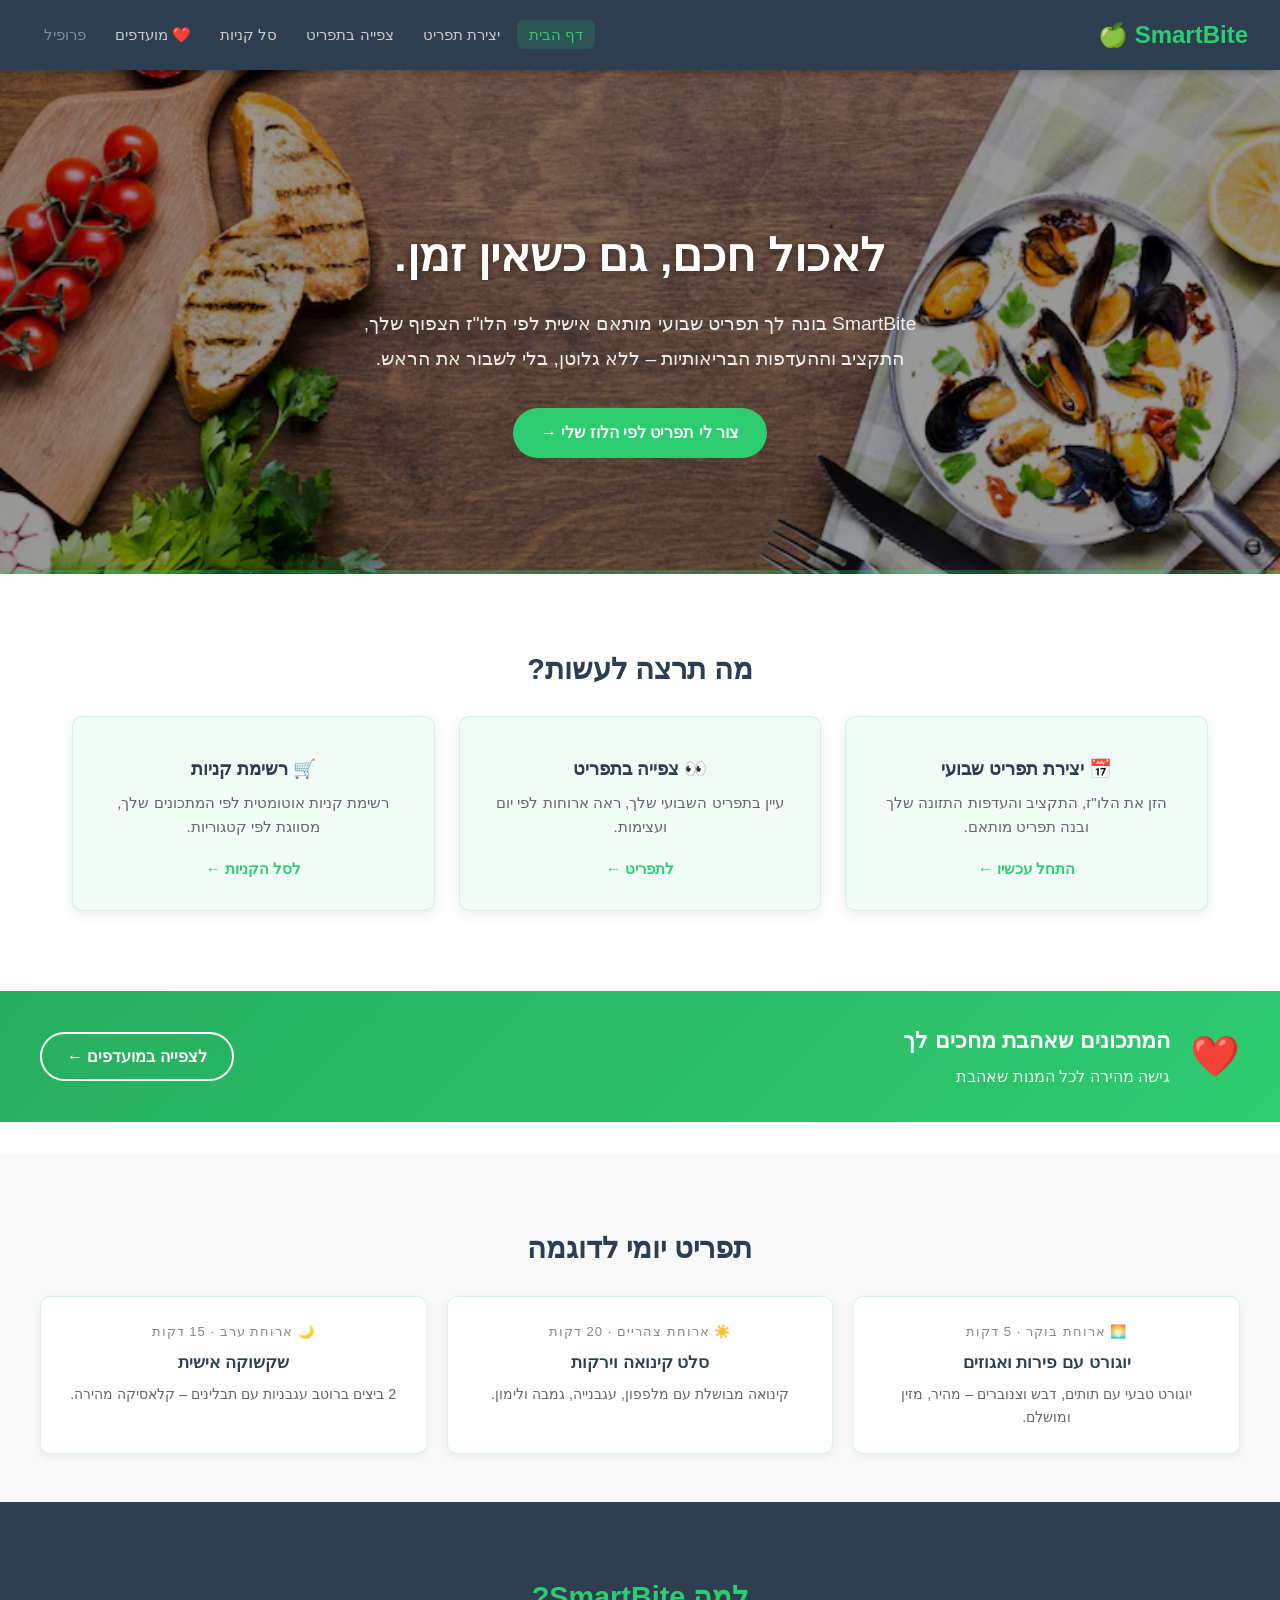
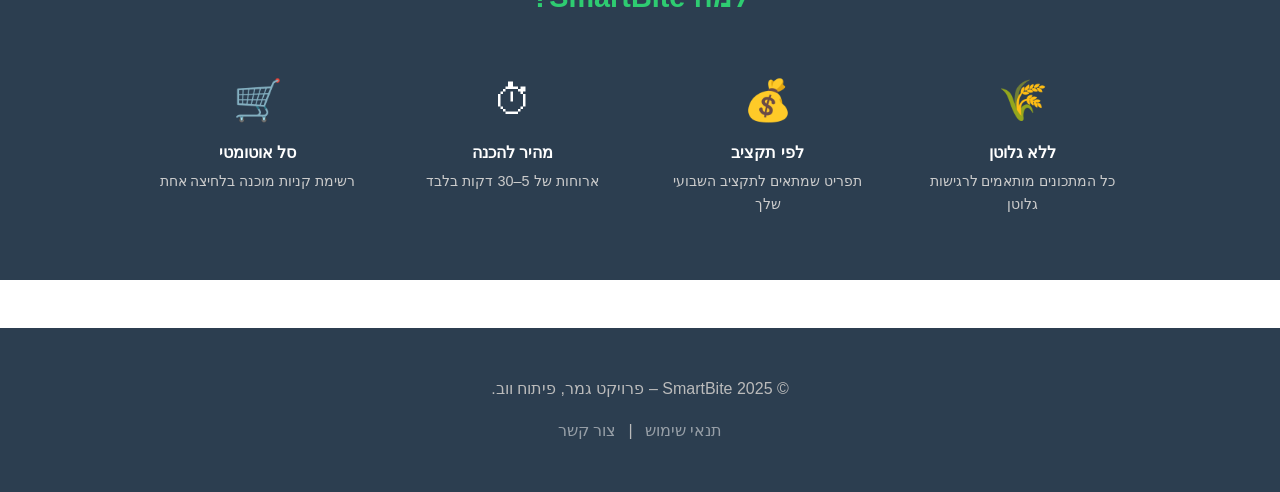
<file: index.html>
<!DOCTYPE html>
<html lang="he" dir="rtl">
<head>
    <meta charset="UTF-8">
    <meta http-equiv="refresh" content="0; url=Includes/HomePage.html">
    <title>SmartBite</title>
    <style>
        body { font-family: sans-serif; background: #2c3e50; color: white;
               display: flex; align-items: center; justify-content: center; height: 100vh; margin: 0; }
        a { color: #2ecc71; }
    </style>
</head>
<body>
    <p>מועבר לאתר... אם לא הועברת, <a href="Includes/HomePage.html">לחץ כאן</a></p>
</body>
</html>
</file>
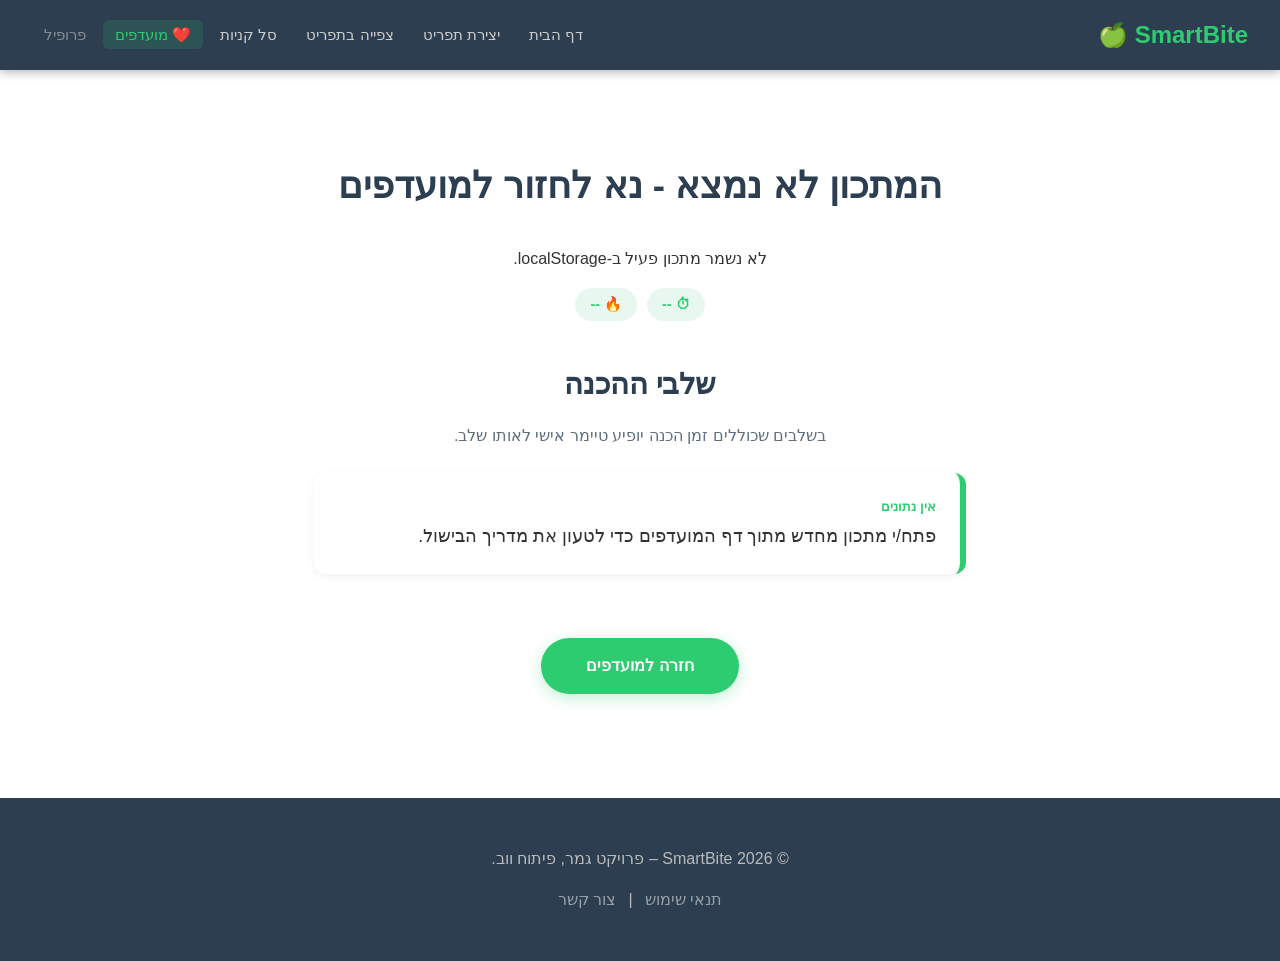
<file: Includes/CookingGuide.html>
<!DOCTYPE html>
<html lang="he" dir="rtl">
<head>
    <meta charset="UTF-8">
    <meta name="viewport" content="width=device-width, initial-scale=1.0">
    <title>SmartBite – מדריך בישול</title>
    <link rel="stylesheet" href="../CSS/main.css">
    <link rel="stylesheet" href="../CSS/CookingGuide.css">
</head>
<body>

    <header class="site-header">
        <a href="HomePage.html" class="logo">SmartBite 🍏</a>
        <nav>
            <ul>
                <li><a href="HomePage.html">דף הבית</a></li>
                <li><a href="CreateMenu.html">יצירת תפריט</a></li>
                <li><a href="ViewMenu.html">צפייה בתפריט</a></li>
                <li><a href="SmartCart.html">סל קניות</a></li>
                <li><a href="MyFavorites.html" class="active">❤️ מועדפים</a></li>
                <li><a href="#" data-tooltip="טרם מומש">פרופיל</a></li>
            </ul>
        </nav>
    </header>

    <main class="page-content">
        <section class="guide-container">
            <header class="recipe-intro">
                <h1 id="recipeName">טוען מדריך בישול...</h1>
                <p id="recipeDesc"></p>
                <div class="recipe-meta-tags">
                    <span class="tag">⏱ <span id="timeTag">--</span></span>
                    <span class="tag">🔥 <span id="calTag">--</span></span>
                </div>
            </header>

            <section>
                <h2>שלבי ההכנה</h2>
                <p class="steps-note">בשלבים שכוללים זמן הכנה יופיע טיימר אישי לאותו שלב.</p>
                <ol class="cooking-steps" id="stepsList"></ol>
            </section>

            <div class="finish-actions">
                <a href="MyFavorites.html" class="btn-success" id="returnButton">חזרה למועדפים</a>
            </div>
        </section>
    </main>

    <footer>
        <p>&copy; 2026 SmartBite – פרויקט גמר, פיתוח ווב.</p>
        <p>
            <a href="#" data-tooltip="טרם מומש">תנאי שימוש</a> |
            <a href="#" data-tooltip="טרם מומש">צור קשר</a>
        </p>
    </footer>

    <script src="../JS/CookingGuide.js"></script>
</body>
</html>
</file>
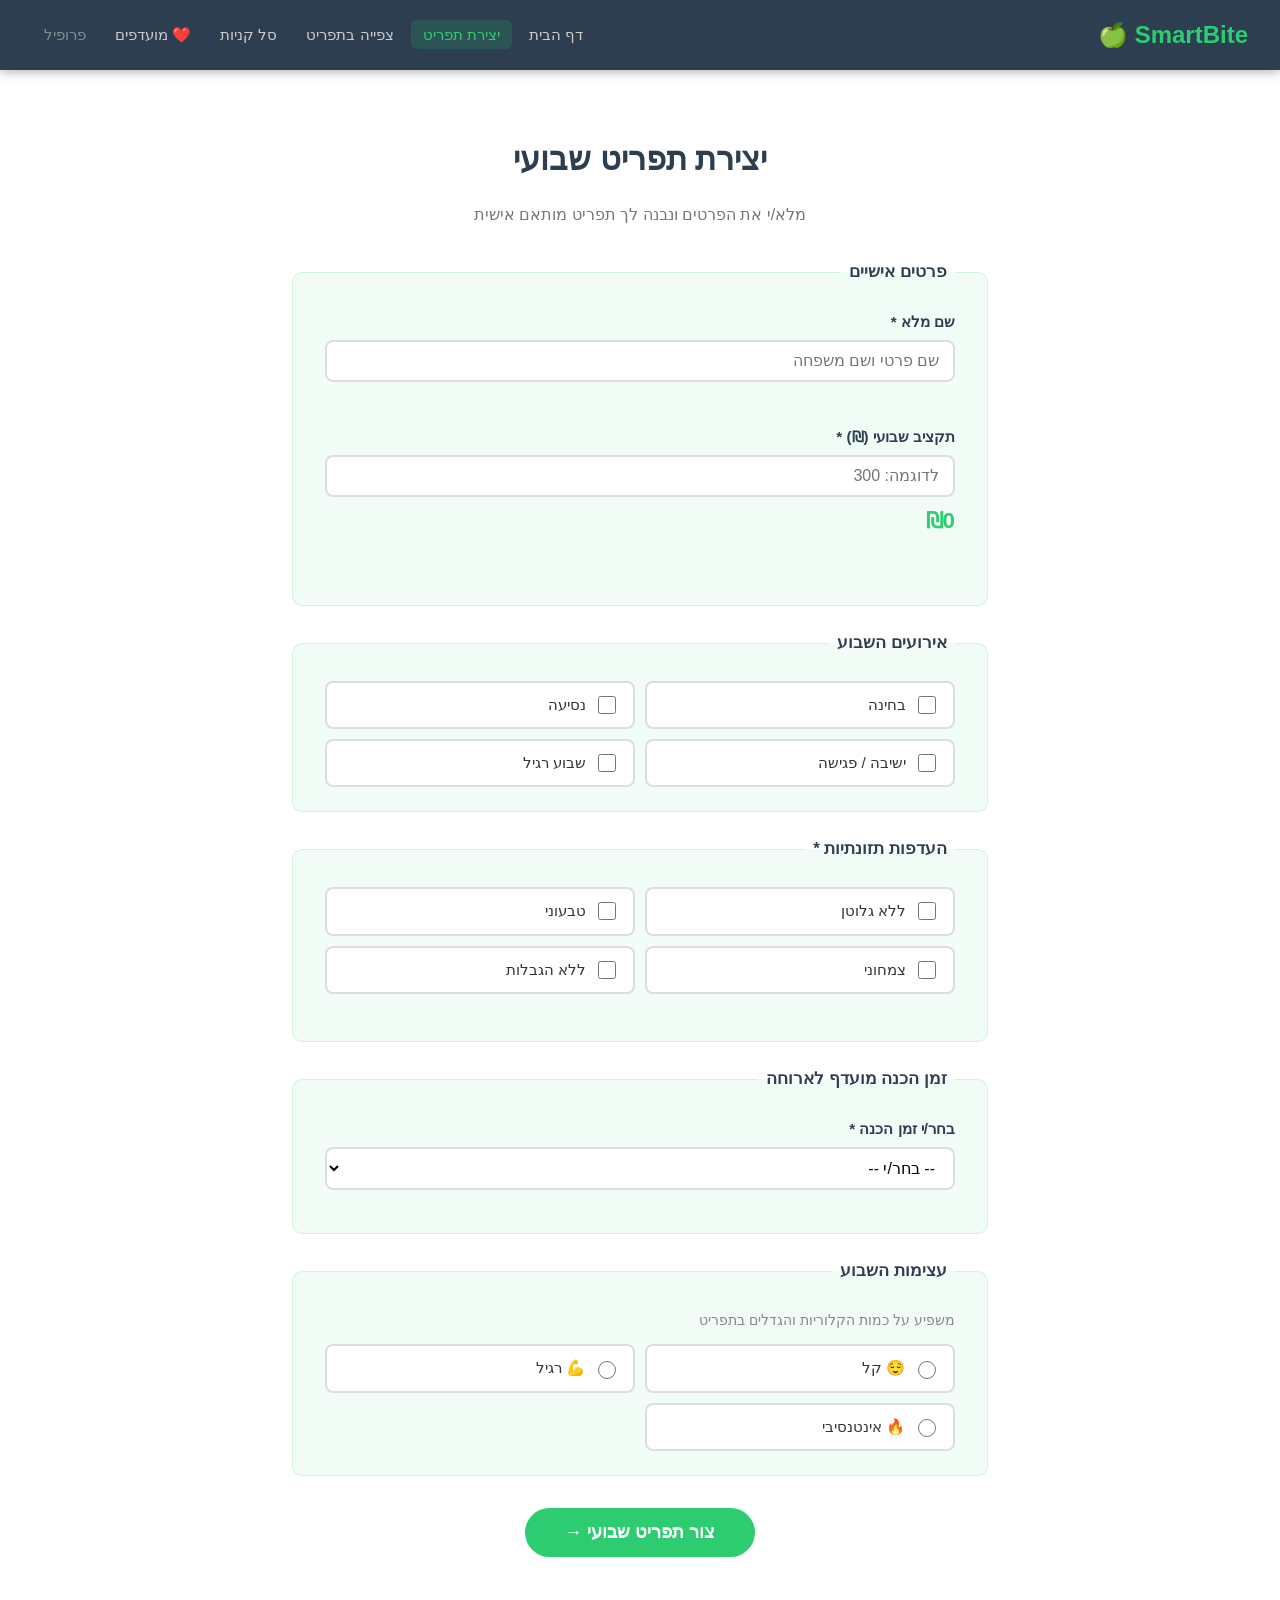
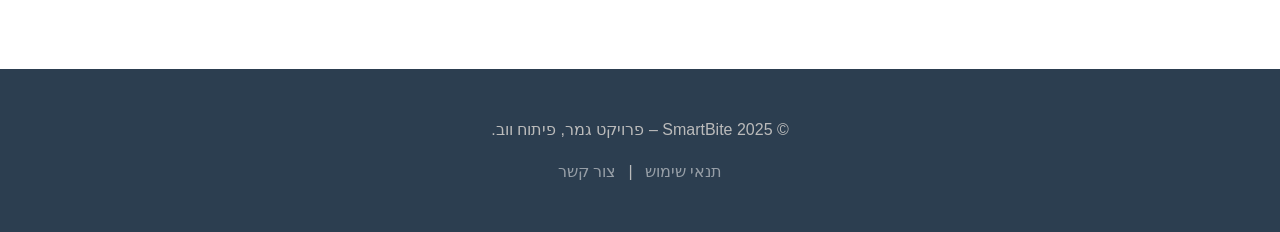
<file: Includes/CreateMenu.html>
<!DOCTYPE html>
<html lang="he" dir="rtl">
<head>
    <meta charset="UTF-8">
    <meta name="viewport" content="width=device-width, initial-scale=1.0">
    <title>SmartBite – יצירת תפריט שבועי</title>
    <link rel="stylesheet" href="../CSS/main.css">
    <link rel="stylesheet" href="../CSS/CreateMenu.css">
</head>
<body>

    <header class="site-header">
        <a href="HomePage.html" class="logo">SmartBite 🍏</a>
        <nav>
            <ul>
                <li><a href="HomePage.html">דף הבית</a></li>
                <li><a href="CreateMenu.html" class="active">יצירת תפריט</a></li>
                <li><a href="ViewMenu.html">צפייה בתפריט</a></li>
                <li><a href="SmartCart.html">סל קניות</a></li>
                <li><a href="MyFavorites.html">❤️ מועדפים</a></li>
                <li><a href="#" data-tooltip="טרם מומש">פרופיל</a></li>
            </ul>
        </nav>
    </header>

    <main class="page-content">
        <section class="form-section">
            <h1>יצירת תפריט שבועי</h1>
            <p class="subtitle">מלא/י את הפרטים ונבנה לך תפריט מותאם אישית</p>

            <form id="createMenuForm" novalidate>

                <!-- שדה 1: שם + תקציב -->
                <fieldset>
                    <legend>פרטים אישיים</legend>

                    <div class="form-group">
                        <label for="user_name">שם מלא *</label>
                        <input type="text" id="user_name" name="user_name"
                               placeholder="שם פרטי ושם משפחה">
                        <span class="error-msg" id="nameError"></span>
                    </div>

                    <div class="form-group">
                        <label for="budget">תקציב שבועי (₪) *</label>
                        <input type="number" id="budget" name="budget"
                               placeholder="לדוגמה: 300" min="50" max="5000">
                        <span class="budget-display" id="budgetDisplay">₪0</span>
                        <span class="error-msg" id="budgetError"></span>
                    </div>
                </fieldset>

                <!-- שדה 2: אירועים השבוע -->
                <fieldset>
                    <legend>אירועים השבוע</legend>
                    <div class="checkbox-group">
                        <label><input type="checkbox" name="events" value="בחינה"> בחינה</label>
                        <label><input type="checkbox" name="events" value="נסיעה"> נסיעה</label>
                        <label><input type="checkbox" name="events" value="ישיבה"> ישיבה / פגישה</label>
                        <label><input type="checkbox" name="events" value="אין_אירוע"> שבוע רגיל</label>
                    </div>
                </fieldset>

                <!-- שדה 3: העדפות תזונה (ולידציה JS) -->
                <fieldset>
                    <legend>העדפות תזונתיות *</legend>
                    <div class="checkbox-group">
                        <label><input type="checkbox" name="dietary_pref" value="ללא_גלוטן"> ללא גלוטן</label>
                        <label><input type="checkbox" name="dietary_pref" value="טבעוני"> טבעוני</label>
                        <label><input type="checkbox" name="dietary_pref" value="צמחוני"> צמחוני</label>
                        <label><input type="checkbox" name="dietary_pref" value="רגיל"> ללא הגבלות</label>
                    </div>
                    <span class="error-msg" id="dietaryError"></span>
                </fieldset>

                <!-- שדה 4: זמן הכנה (ולידציה HTML required) -->
                <fieldset>
                    <legend>זמן הכנה מועדף לארוחה</legend>
                    <div class="form-group">
                        <label for="prep_time">בחר/י זמן הכנה *</label>
                        <select id="prep_time" name="prep_time" required>
                            <option value="">-- בחר/י --</option>
                            <option value="quick">עד 15 דקות (מהיר)</option>
                            <option value="medium">15–30 דקות (בינוני)</option>
                            <option value="long">מעל 30 דקות (ארוך)</option>
                        </select>
                    </div>
                </fieldset>

                <!-- שדה 5: עצימות השבוע (ולידציה HTML required) -->
                <fieldset>
                    <legend>עצימות השבוע</legend>
                    <p style="color:#888;font-size:0.88rem;margin:0 0 0.8rem">
                        משפיע על כמות הקלוריות והגדלים בתפריט
                    </p>
                    <div class="radio-group">
                        <label><input type="radio" name="load_level" value="easy" required> 😌 קל</label>
                        <label><input type="radio" name="load_level" value="normal"> 💪 רגיל</label>
                        <label><input type="radio" name="load_level" value="intense"> 🔥 אינטנסיבי</label>
                    </div>
                </fieldset>

                <div class="form-actions">
                    <button type="submit" class="btn btn-primary">
                        צור תפריט שבועי →
                    </button>
                </div>

            </form>

            <!-- הודעת הצלחה (מוצגת על ידי JS) -->
            <div class="success-banner" id="successBanner"></div>

        </section>
    </main>

    <footer>
        <p>&copy; 2025 SmartBite – פרויקט גמר, פיתוח ווב.</p>
        <p>
            <a href="#" data-tooltip="טרם מומש">תנאי שימוש</a> |
            <a href="#" data-tooltip="טרם מומש">צור קשר</a>
        </p>
    </footer>

    <script src="../JS/CreateMenu.js"></script>
</body>
</html>
</file>
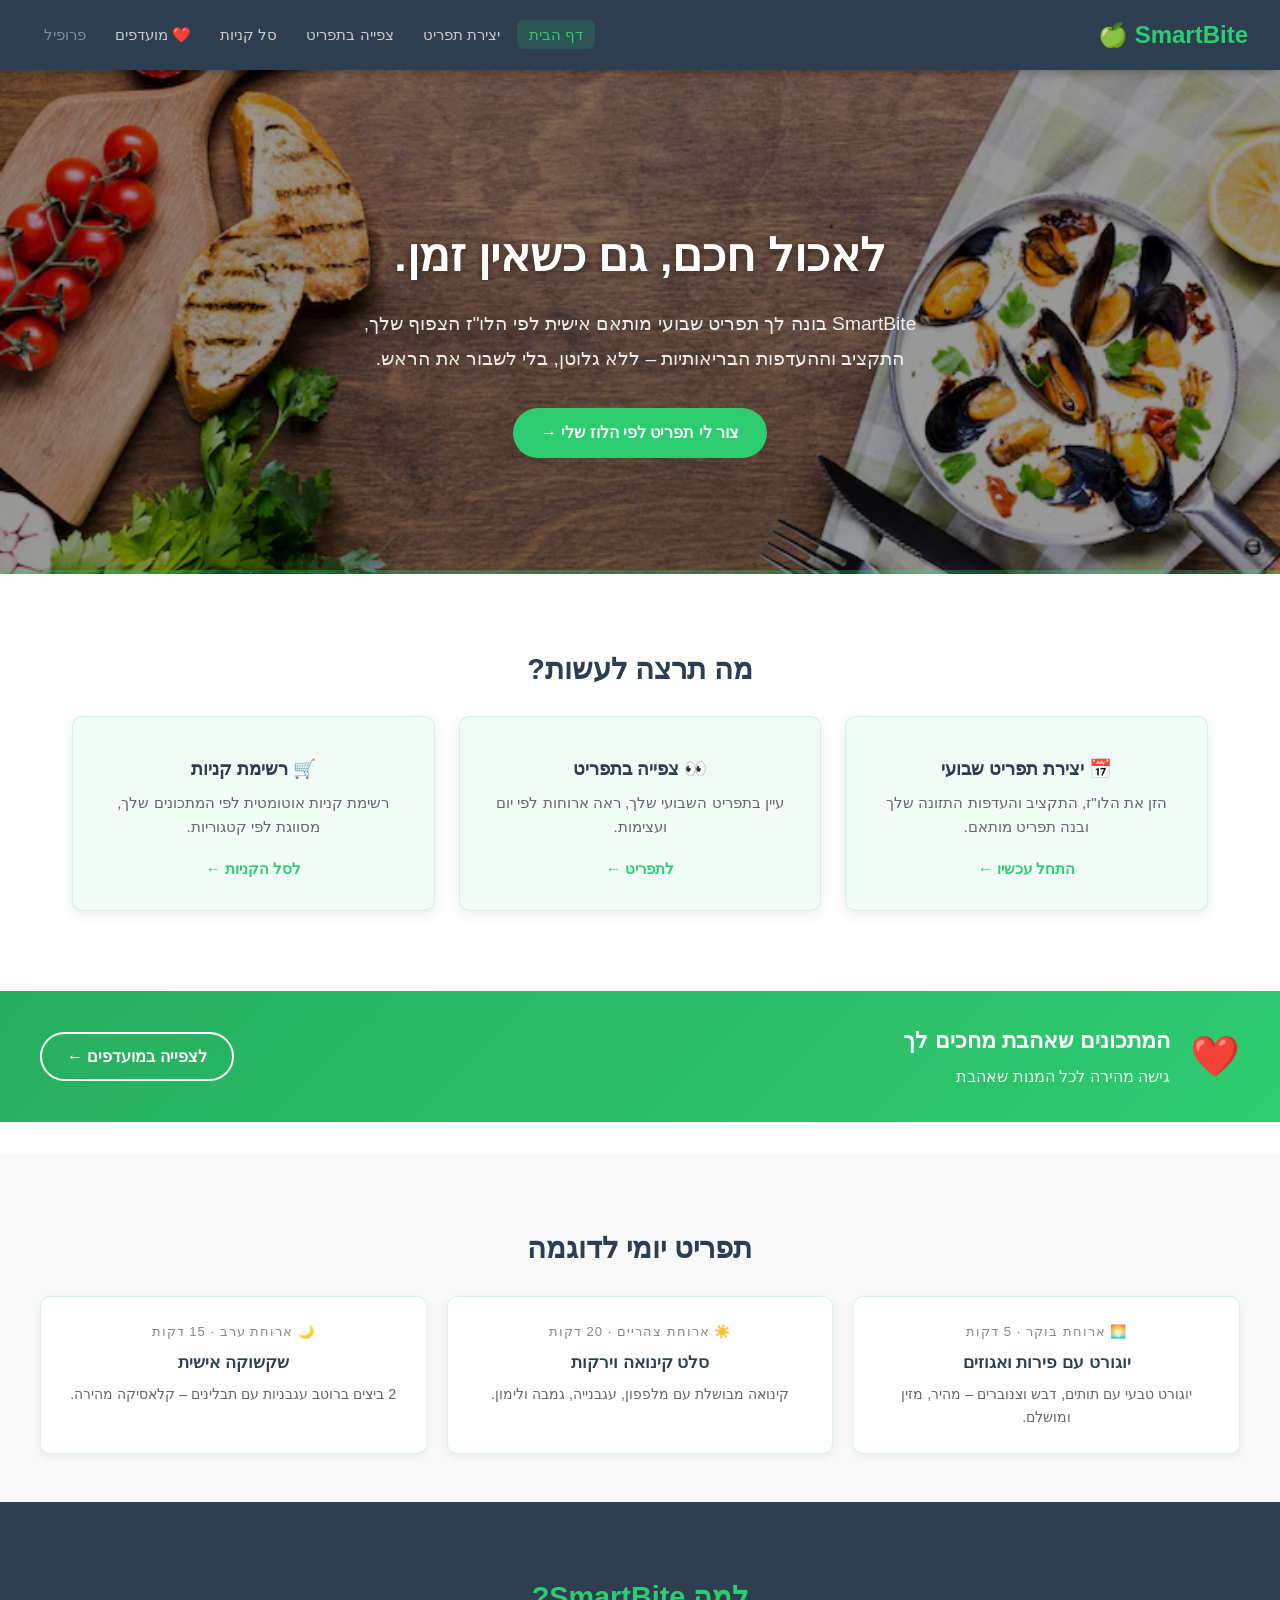
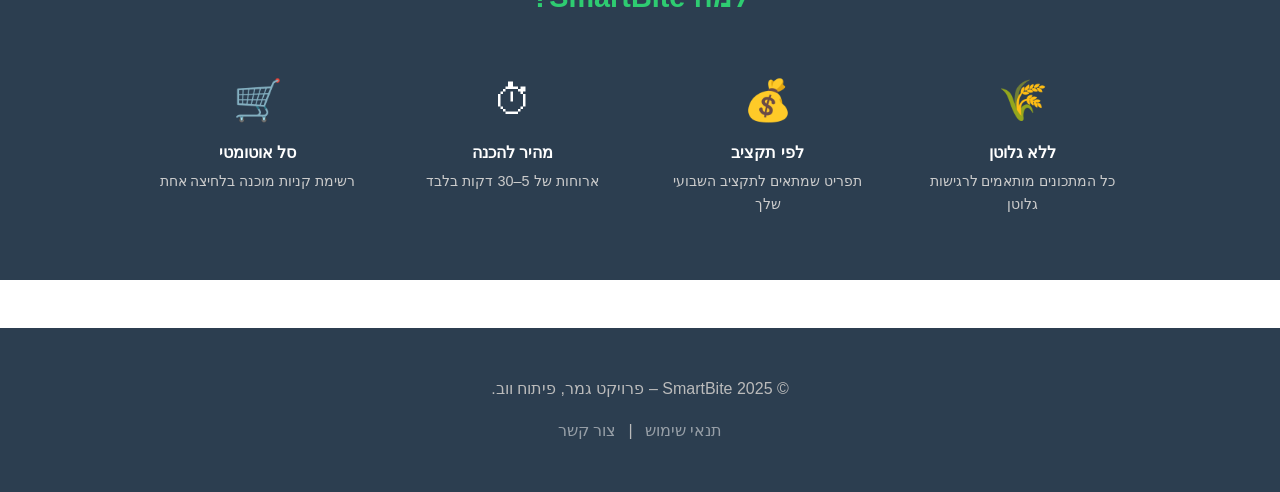
<file: Includes/HomePage.html>
<!DOCTYPE html>
<html lang="he" dir="rtl">
<head>
    <meta charset="UTF-8">
    <meta name="viewport" content="width=device-width, initial-scale=1.0">
    <title>SmartBite – דף הבית</title>
    <link rel="stylesheet" href="../CSS/main.css">
    <link rel="stylesheet" href="../CSS/HomePage.css">
</head>
<body>

    <header class="site-header">
        <a href="HomePage.html" class="logo">SmartBite 🍏</a>
        <nav>
            <ul>
                <li><a href="HomePage.html" class="active">דף הבית</a></li>
                <li><a href="CreateMenu.html">יצירת תפריט</a></li>
                <li><a href="ViewMenu.html">צפייה בתפריט</a></li>
                <li><a href="SmartCart.html">סל קניות</a></li>
                <li><a href="MyFavorites.html">❤️ מועדפים</a></li>
                <li><a href="#" data-tooltip="טרם מומש">פרופיל</a></li>
            </ul>
        </nav>
    </header>

    <main>
        <!-- Hero Section -->
        <section class="hero">
            <h1>לאכול חכם, גם כשאין זמן.</h1>
            <p>
                SmartBite בונה לך תפריט שבועי מותאם אישית לפי הלו"ז הצפוף שלך,
                התקציב וההעדפות הבריאותיות – ללא גלוטן, בלי לשבור את הראש.
            </p>
            <a href="CreateMenu.html" class="btn btn-primary">צור לי תפריט לפי הלוז שלי →</a>
        </section>

        <!-- Quick Actions -->
        <section class="quick-actions">
            <h2>מה תרצה לעשות?</h2>
            <div class="actions-grid">
                <article class="action-card">
                    <h3>📅 יצירת תפריט שבועי</h3>
                    <p>הזן את הלו"ז, התקציב והעדפות התזונה שלך ובנה תפריט מותאם.</p>
                    <a href="CreateMenu.html">התחל עכשיו &larr;</a>
                </article>

                <article class="action-card">
                    <h3>👀 צפייה בתפריט</h3>
                    <p>עיין בתפריט השבועי שלך, ראה ארוחות לפי יום ועצימות.</p>
                    <a href="ViewMenu.html">לתפריט &larr;</a>
                </article>

                <article class="action-card">
                    <h3>🛒 רשימת קניות</h3>
                    <p>רשימת קניות אוטומטית לפי המתכונים שלך, מסווגת לפי קטגוריות.</p>
                    <a href="SmartCart.html">לסל הקניות &larr;</a>
                </article>
              
            </div>
        </section>
        <section class="fav-banner">
                <div class="fav-banner-inner">
                    <div class="fav-content">
                        <span class="fav-icon">❤️</span>
                        <div class="fav-text">
                            <h3>המתכונים שאהבת מחכים לך</h3>
                            <p>גישה מהירה לכל המנות שאהבת</p>
                        </div>
                    </div>
                    <a href="MyFavorites.html" class="btn btn-outline-white">לצפייה במועדפים ←</a>
                </div>
        </section>
        <!-- Demo Menu -->
        <section class="demo-menu">
            <div class="demo-menu-inner">
                <h2>תפריט יומי לדוגמה</h2>
                <div class="menu-grid">
                    <article class="meal-card">
                        <span class="meal-time">🌅 ארוחת בוקר · 5 דקות</span>
                        <h3>יוגורט עם פירות ואגוזים</h3>
                        <p>יוגורט טבעי עם תותים, דבש וצנוברים – מהיר, מזין ומושלם.</p>
                    </article>

                    <article class="meal-card">
                        <span class="meal-time">☀️ ארוחת צהריים · 20 דקות</span>
                        <h3>סלט קינואה וירקות</h3>
                        <p>קינואה מבושלת עם מלפפון, עגבנייה, גמבה ולימון.</p>
                    </article>

                    <article class="meal-card">
                        <span class="meal-time">🌙 ארוחת ערב · 15 דקות</span>
                        <h3>שקשוקה אישית</h3>
                        <p>2 ביצים ברוטב עגבניות עם תבלינים – קלאסיקה מהירה.</p>
                    </article>
                </div>
            </div>
        </section>

        <!-- Features Strip -->
        <section class="about-strip">
            <h2>למה SmartBite?</h2>
            <div class="features-grid">
                <div class="feature-item">
                    <span class="icon">🌾</span>
                    <strong>ללא גלוטן</strong>
                    <p>כל המתכונים מותאמים לרגישות גלוטן</p>
                </div>
                <div class="feature-item">
                    <span class="icon">💰</span>
                    <strong>לפי תקציב</strong>
                    <p>תפריט שמתאים לתקציב השבועי שלך</p>
                </div>
                <div class="feature-item">
                    <span class="icon">⏱</span>
                    <strong>מהיר להכנה</strong>
                    <p>ארוחות של 5–30 דקות בלבד</p>
                </div>
                <div class="feature-item">
                    <span class="icon">🛒</span>
                    <strong>סל אוטומטי</strong>
                    <p>רשימת קניות מוכנה בלחיצה אחת</p>
                </div>
            </div>
        </section>
    </main>

    <footer>
        <p>&copy; 2025 SmartBite – פרויקט גמר, פיתוח ווב.</p>
        <p>
            <a href="#" data-tooltip="טרם מומש">תנאי שימוש</a> |
            <a href="#" data-tooltip="טרם מומש">צור קשר</a>
        </p>
    </footer>

</body>
</html>
</file>
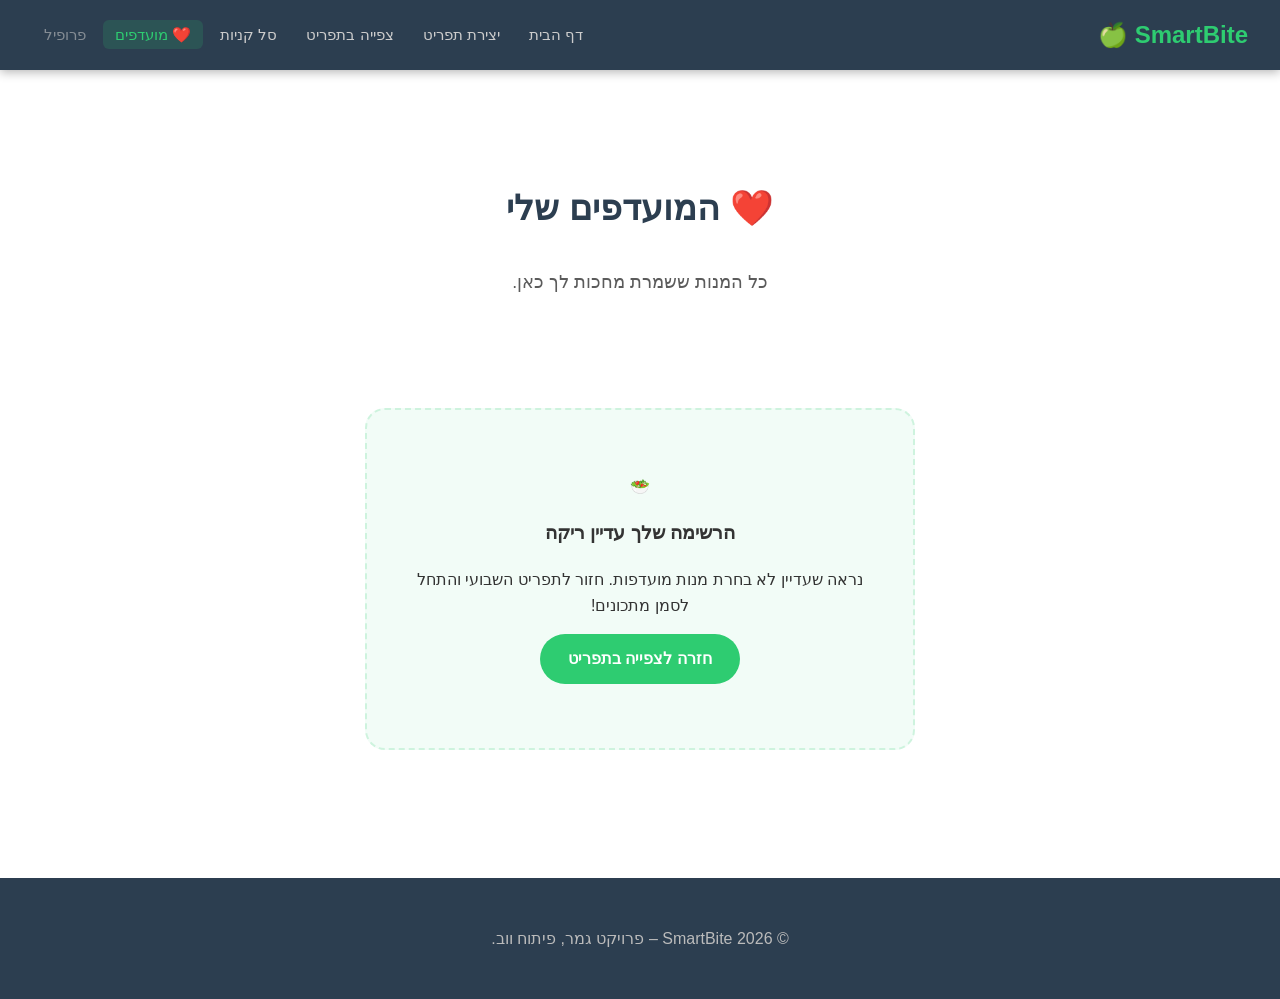
<file: Includes/MyFavorites.html>
<!DOCTYPE html>
<html lang="he" dir="rtl">
<head>
    <meta charset="UTF-8">
    <meta name="viewport" content="width=device-width, initial-scale=1.0">
    <title>SmartBite – המועדפים שלי</title>
    
    <link rel="stylesheet" href="../CSS/main.css">
    <link rel="stylesheet" href="../CSS/HomePage.css">
    <link rel="stylesheet" href="../CSS/MyFavorites.css">
    
    <script src="https://code.jquery.com/jquery-3.7.1.min.js"></script>
</head>
<body>

    <header class="site-header">
        <a href="HomePage.html" class="logo">SmartBite 🍏</a>
        <nav>
            <ul>
                <li><a href="HomePage.html">דף הבית</a></li>
                <li><a href="CreateMenu.html">יצירת תפריט</a></li>
                <li><a href="ViewMenu.html">צפייה בתפריט</a></li>
                <li><a href="SmartCart.html">סל קניות</a></li>
                <li><a href="MyFavorites.html" class="active">❤️ מועדפים</a></li>
                <li><a href="#" data-tooltip="טרם מומש">פרופיל</a></li>
            </ul>
        </nav>
    </header>

    <main class="page-content">
        <section class="favorites-container">
            
            <div class="favorites-header">
                <h2>❤️ המועדפים שלי</h2>
                <p>כל המנות ששמרת מחכות לך כאן.</p>
            </div>

            <div id="favoritesGrid" class="menu-grid">
                </div>

            <div id="noFavsMessage" class="empty-state-card">
                <div class="empty-icon">🥗</div>
                <h3>הרשימה שלך עדיין ריקה</h3>
                <p>נראה שעדיין לא בחרת מנות מועדפות. חזור לתפריט השבועי והתחל לסמן מתכונים!</p>
                <a href="ViewMenu.html" class="btn btn-primary">חזרה לצפייה בתפריט</a>
            </div>

        </section>
    </main>

    <footer>
        <p>&copy; 2026 SmartBite – פרויקט גמר, פיתוח ווב.</p>
    </footer>
    <script src="../JS/MyFavorites.js"></script>
</body>
</html>
</file>
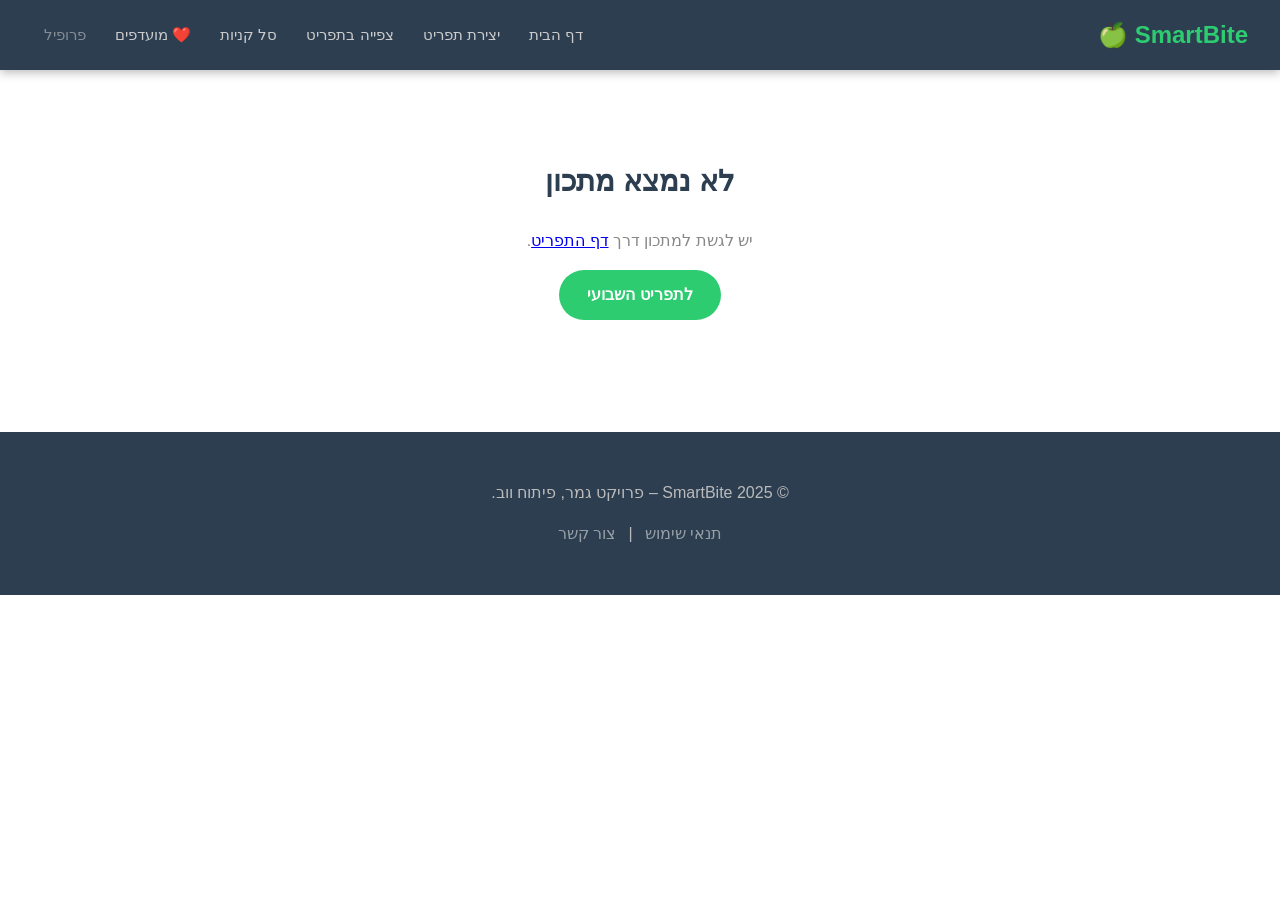
<file: Includes/Recipe.html>
<!DOCTYPE html>
<html lang="he" dir="rtl">
<head>
    <meta charset="UTF-8">
    <meta name="viewport" content="width=device-width, initial-scale=1.0">
    <title>SmartBite – מתכון מלא</title>
    <link rel="stylesheet" href="../CSS/main.css">
    <link rel="stylesheet" href="../CSS/Recipe.css">
</head>
<body>

    <header class="site-header">
        <a href="HomePage.html" class="logo">SmartBite 🍏</a>
        <nav>
            <ul>
                <li><a href="HomePage.html">דף הבית</a></li>
                <li><a href="CreateMenu.html">יצירת תפריט</a></li>
                <li><a href="ViewMenu.html">צפייה בתפריט</a></li>
                <li><a href="SmartCart.html">סל קניות</a></li>
                <li><a href="MyFavorites.html">❤️ מועדפים</a></li>
                <li><a href="#" data-tooltip="טרם מומש">פרופיל</a></li>
            </ul>
        </nav>
    </header>

    <main id="recipeContent">

        <!-- Hero המתכון -->
        <header class="recipe-hero">
            <h1 id="recipeTitle">טוען מתכון...</h1>
            <p class="recipe-subtitle" id="recipeSubtitle"></p>
        </header>

        <!-- פס מידע -->
        <div class="recipe-meta-bar">
            <div class="meta-item">
                <span class="meta-icon">⏱</span>
                <span class="meta-label">זמן הכנה</span>
                <span class="meta-value" id="metaTime">—</span>
            </div>
            <div class="meta-item">
                <span class="meta-icon">🔥</span>
                <span class="meta-label">קלוריות</span>
                <span class="meta-value" id="metaCal">—</span>
            </div>
            <div class="meta-item">
                <span class="meta-icon">🍽</span>
                <span class="meta-label">סוג ארוחה</span>
                <span class="meta-value" id="metaType">—</span>
            </div>
            <div class="meta-item">
                <span class="meta-icon">🌾</span>
                <span class="meta-label">ללא גלוטן</span>
                <span class="meta-value">✓</span>
            </div>
        </div>

        <!-- גוף המתכון: מרכיבים + הכנה -->
        <div class="recipe-body">

            <!-- מרכיבים -->
            <aside>
                <section class="ingredients-section">
                    <h2>מרכיבים</h2>
                    <ul class="ingredients-list" id="ingredientsList">
                        <!-- נבנה על ידי JS -->
                    </ul>
                </section>
            </aside>

            <!-- שלבי הכנה -->
            <section class="instructions-section">
                <h2>אופן ההכנה</h2>
                <ol class="steps-list" id="stepsList">
                    <!-- נבנה על ידי JS -->
                </ol>

                <!-- אנימציה: וידאו/אנימציה CSS (דרישת פרויקט) -->
                <aside class="anim-tip">
                    <details>
                        <summary>💡 טיפ להכנה</summary>
                        <p id="recipeTip">הכן מרכיבים מראש בתחילת השבוע לחיסכון בזמן!</p>
                    </details>
                </aside>
            </section>
        </div>

        <div class="recipe-guide-link-wrap">
            <button id="openCookingGuideBtn" class="fav-cooking-link" type="button">
                למדריך בישול ←
            </button>
        </div>

        <!-- ערכים תזונתיים -->
        <section class="nutrition-section">
            <h2>ערכים תזונתיים משוערים</h2>
            <div class="nutrition-grid">
                <div class="nutrition-item">
                    <span class="n-value" id="nutCal">—</span>
                    <span class="n-label">קלוריות</span>
                </div>
                <div class="nutrition-item">
                    <span class="n-value" id="nutProtein">—</span>
                    <span class="n-label">חלבון</span>
                </div>
                <div class="nutrition-item">
                    <span class="n-value" id="nutCarbs">—</span>
                    <span class="n-label">פחמימות</span>
                </div>
                <div class="nutrition-item">
                    <span class="n-value" id="nutFat">—</span>
                    <span class="n-label">שומן</span>
                </div>
            </div>
        </section>

        <!-- כפתורי פעולה -->
        <div class="recipe-actions">
            <button class="btn btn-primary" id="addToCartBtn">
                🛒 הוסף מרכיבים לסל הקניות
            </button>
            <a href="ViewMenu.html" class="btn btn-outline">
                ← חזרה לתפריט
            </a>
            <a href="SmartCart.html" class="btn btn-outline">
                לסל הקניות →
            </a>
        </div>

        <!-- פידבק הוספה לסל -->
        <p class="cart-feedback" id="cartFeedback"></p>

    </main>

    <!-- כשאין מתכון (מגיעים ישירות לדף) -->
    <div class="no-recipe" id="noRecipe" style="display:none">
        <h2>לא נמצא מתכון</h2>
        <p>יש לגשת למתכון דרך <a href="ViewMenu.html">דף התפריט</a>.</p>
        <a href="ViewMenu.html" class="btn btn-primary">לתפריט השבועי</a>
    </div>

    <footer>
        <p>&copy; 2025 SmartBite – פרויקט גמר, פיתוח ווב.</p>
        <p>
            <a href="#" data-tooltip="טרם מומש">תנאי שימוש</a> |
            <a href="#" data-tooltip="טרם מומש">צור קשר</a>
        </p>
    </footer>

    <script src="../JS/Recipe.js"></script>
</body>
</html>
</file>
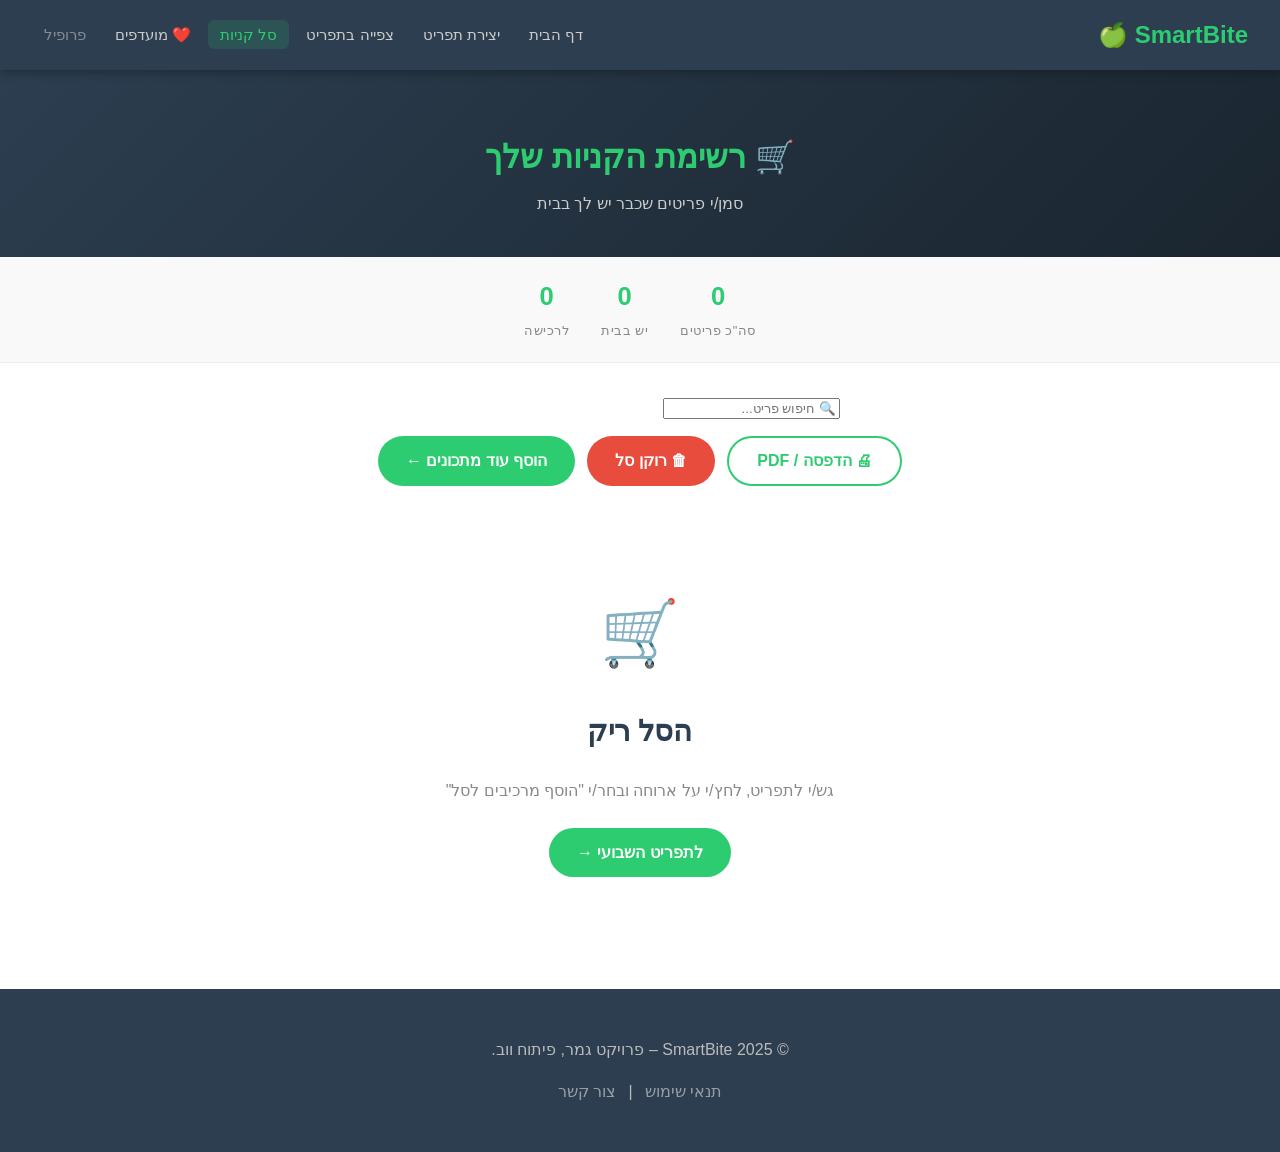
<file: Includes/SmartCart.html>
<!DOCTYPE html>
<html lang="he" dir="rtl">
<head>
    <meta charset="UTF-8">
    <meta name="viewport" content="width=device-width, initial-scale=1.0">
    <title>SmartBite – סל קניות</title>
    <link rel="stylesheet" href="../CSS/main.css">
    <link rel="stylesheet" href="../CSS/SmartCart.css">
    <!-- jQuery CDN -->
    <script src="https://code.jquery.com/jquery-3.7.1.min.js"
            integrity="sha256-/JqT3SQfawRcv/BIHPThkBvs0OEvtFFmqPF/lYI/Cxo="
            crossorigin="anonymous"></script>
</head>
<body>

    <header class="site-header">
        <a href="HomePage.html" class="logo">SmartBite 🍏</a>
        <nav>
            <ul>
                <li><a href="HomePage.html">דף הבית</a></li>
                <li><a href="CreateMenu.html">יצירת תפריט</a></li>
                <li><a href="ViewMenu.html">צפייה בתפריט</a></li>
                <li><a href="SmartCart.html" class="active">סל קניות</a></li>
                <li><a href="MyFavorites.html">❤️ מועדפים</a></li>
                <li><a href="#" data-tooltip="טרם מומש">פרופיל</a></li>
            </ul>
        </nav>
    </header>

    <main>
        <!-- כותרת -->
        <header class="cart-header">
            <h1>🛒 רשימת הקניות שלך</h1>
            <p>סמן/י פריטים שכבר יש לך בבית</p>
        </header>

        <!-- סיכום מהיר -->
        <div class="cart-summary-bar">
            <div class="summary-stat">
                <span class="stat-value" id="totalItems">0</span>
                <span class="stat-label">סה"כ פריטים</span>
            </div>
            <div class="summary-stat">
                <span class="stat-value" id="checkedItems">0</span>
                <span class="stat-label">יש בבית</span>
            </div>
            <div class="summary-stat">
                <span class="stat-value" id="remainingItems">0</span>
                <span class="stat-label">לרכישה</span>
            </div>
        </div>

        <!-- חיפוש -->
        <div class="page-content" style="padding-bottom:0">
            <div class="form-group" style="max-width:400px;margin:0 auto 1rem">
                <input type="search" id="searchInput" placeholder="🔍 חיפוש פריט...">
            </div>
        </div>

        <!-- כפתורי פעולות -->
        <div class="cart-actions">
            <button class="btn btn-outline" id="printBtn">🖨 הדפסה / PDF</button>
            <button class="btn btn-danger"  id="clearCartBtn">🗑 רוקן סל</button>
            <a href="ViewMenu.html" class="btn btn-primary">הוסף עוד מתכונים ←</a>
        </div>

        <!-- גוף הסל -->
        <div class="cart-body page-content" id="cartBody">
            <!-- נבנה על ידי jQuery -->
        </div>

        <!-- סל ריק -->
        <div class="empty-cart" id="emptyCart" style="display:none">
            <span class="empty-icon">🛒</span>
            <h2>הסל ריק</h2>
            <p>גש/י לתפריט, לחץ/י על ארוחה ובחר/י "הוסף מרכיבים לסל"</p>
            <a href="ViewMenu.html" class="btn btn-primary">לתפריט השבועי →</a>
        </div>

    </main>

    <footer>
        <p>&copy; 2025 SmartBite – פרויקט גמר, פיתוח ווב.</p>
        <p>
            <a href="#" data-tooltip="טרם מומש">תנאי שימוש</a> |
            <a href="#" data-tooltip="טרם מומש">צור קשר</a>
        </p>
    </footer>

    <script src="../JS/SmartCart.js"></script>
</body>
</html>
</file>
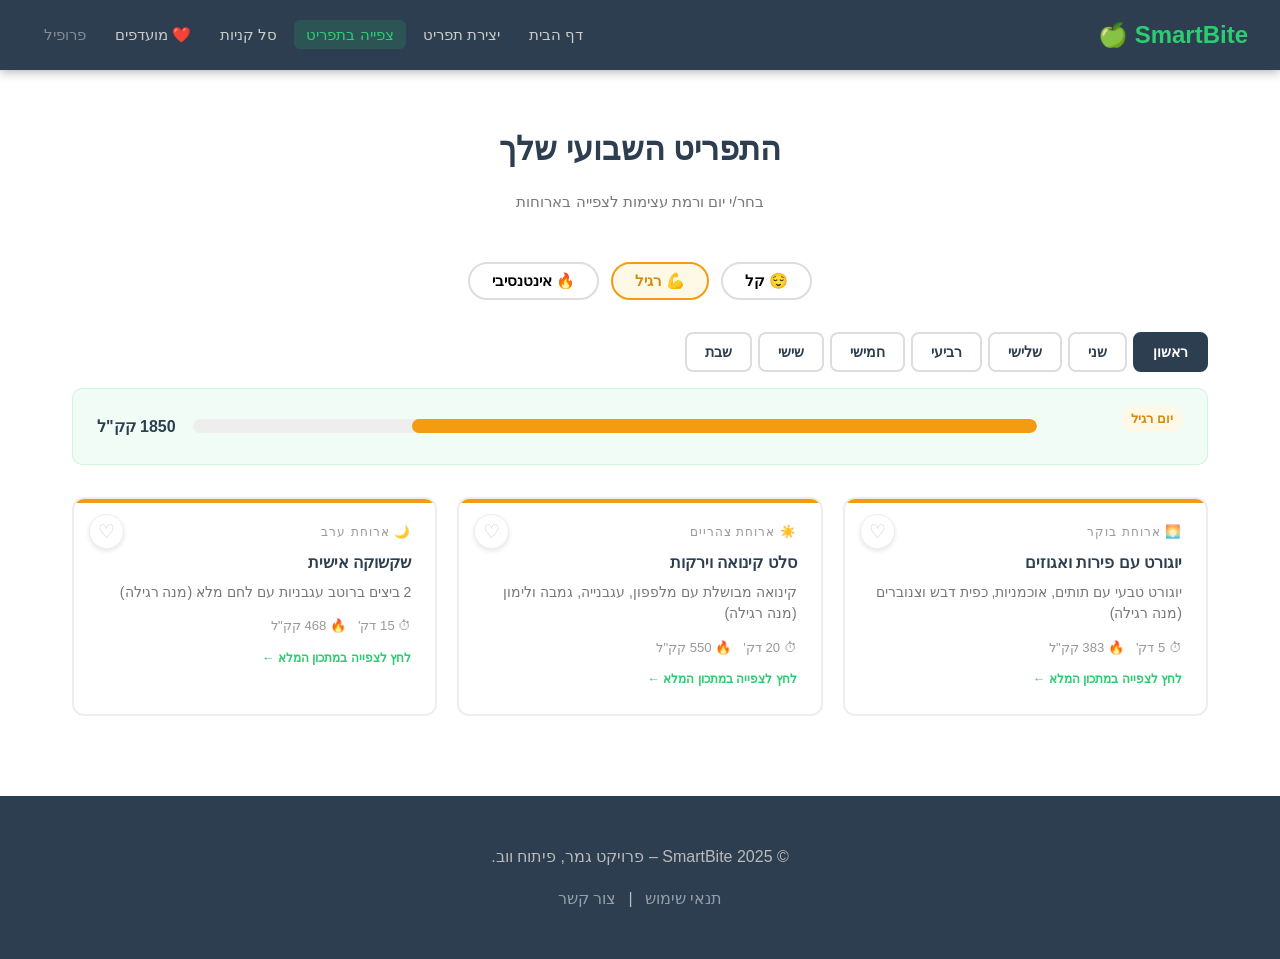
<file: Includes/ViewMenu.html>
<!DOCTYPE html>
<html lang="he" dir="rtl">
<head>
    <meta charset="UTF-8">
    <meta name="viewport" content="width=device-width, initial-scale=1.0">
    <title>SmartBite – צפייה בתפריט השבועי</title>
    <link rel="stylesheet" href="../CSS/main.css">
    <link rel="stylesheet" href="../CSS/ViewMenu.css">
</head>
<body>

    <header class="site-header">
        <a href="HomePage.html" class="logo">SmartBite 🍏</a>
        <nav>
            <ul>
                <li><a href="HomePage.html">דף הבית</a></li>
                <li><a href="CreateMenu.html">יצירת תפריט</a></li>
                <li><a href="ViewMenu.html" class="active">צפייה בתפריט</a></li>
                <li><a href="SmartCart.html">סל קניות</a></li>
                <li><a href="MyFavorites.html">❤️ מועדפים</a></li>
                <li><a href="#" data-tooltip="טרם מומש">פרופיל</a></li>
            </ul>
        </nav>
    </header>

    <main>
        <!-- כותרת -->
        <header class="menu-header">
            <h1>התפריט השבועי שלך</h1>
            <p class="week-info" id="userGreeting">בחר/י יום ורמת עצימות לצפייה בארוחות</p>
        </header>

        <!-- בחירת עצימות (עיצוב דינמי) -->
        <div class="load-selector" role="group" aria-label="בחירת עצימות">
            <button class="load-btn" data-level="easy">😌 קל</button>
            <button class="load-btn" data-level="normal">💪 רגיל</button>
            <button class="load-btn" data-level="intense">🔥 אינטנסיבי</button>
        </div>

        <!-- טאבי ימים -->
        <nav class="days-tabs" id="daysTabs" aria-label="בחירת יום"></nav>

        <!-- פס קלוריות -->
        <div class="calorie-bar-section">
            <div class="calorie-summary">
                <span class="calorie-label">
                    <span id="loadBadge" class="load-badge normal">יום רגיל</span>
                </span>
                <div class="calorie-bar-wrap">
                    <div class="calorie-bar-fill" id="calBarFill" style="width:60%"></div>
                </div>
                <span class="calorie-value" id="calValue">—</span>
            </div>
        </div>

        <!-- לוח ארוחות -->
        <section class="meals-panel load-normal" id="mealsPanel" aria-live="polite">
            <div class="meals-grid" id="mealsGrid">
                <!-- נבנה על ידי JS -->
            </div>
        </section>

    </main>

    <footer>
        <p>&copy; 2025 SmartBite – פרויקט גמר, פיתוח ווב.</p>
        <p>
            <a href="#" data-tooltip="טרם מומש">תנאי שימוש</a> |
            <a href="#" data-tooltip="טרם מומש">צור קשר</a>
        </p>
    </footer>

    <script src="../JS/ViewMenu.js"></script>
</body>
</html>
</file>
<file: CSS/main.css>
/* ===== משתנים גלובליים ===== */
:root {
    --primary: #2ecc71;
    --secondary: #27ae60;
    --dark: #2c3e50;
    --light: #f9f9f9;
    --text: #333;
    --danger: #e74c3c;
    --warning: #f39c12;
    --info: #3498db;
    --card-bg: rgba(46, 204, 113, 0.06);
    --card-border: rgba(46, 204, 113, 0.18);
}

* { box-sizing: border-box; }

body {
    margin: 0;
    font-family: 'Segoe UI', Tahoma, Geneva, Verdana, sans-serif;
    line-height: 1.6;
    color: var(--text);
    background: #fff;
    direction: rtl;
}

/* ===== Header ===== */
.site-header {
    background: var(--dark);
    color: white;
    padding: 1rem 2rem;
    display: flex;
    justify-content: space-between;
    align-items: center;
    flex-wrap: wrap;
    position: sticky;
    top: 0;
    z-index: 100;
    box-shadow: 0 2px 10px rgba(0,0,0,0.3);
}

.logo {
    font-size: 1.5rem;
    font-weight: bold;
    color: var(--primary);
    text-decoration: none;
}

nav ul {
    list-style: none;
    margin: 0;
    padding: 0;
    display: flex;
    gap: 5px;
    flex-wrap: wrap;
}

nav a {
    color: #ccc;
    text-decoration: none;
    padding: 6px 12px;
    border-radius: 6px;
    transition: all 0.2s;
    font-size: 0.95rem;
}

nav a:hover {
    color: white;
    background: rgba(255,255,255,0.1);
}

nav a.active {
    color: var(--primary);
    background: rgba(46, 204, 113, 0.15);
}

/* ===== Tooltip לקישורים שלא מומשו ===== */
[data-tooltip] {
    position: relative;
    cursor: not-allowed;
    opacity: 0.55;
}

[data-tooltip]:hover::after {
    content: attr(data-tooltip);
    position: absolute;
    bottom: -34px;
    right: 50%;
    transform: translateX(50%);
    background: #333;
    color: white;
    padding: 4px 10px;
    border-radius: 4px;
    font-size: 0.75rem;
    white-space: nowrap;
    z-index: 200;
    pointer-events: none;
}

/* ===== Footer ===== */
footer {
    background: var(--dark);
    color: #bbb;
    text-align: center;
    padding: 2rem;
    margin-top: 3rem;
}

footer a {
    color: #eee;
    margin: 0 8px;
    text-decoration: none;
    transition: color 0.2s;
}

footer a:hover { color: var(--primary); }

/* ===== עטיפת תוכן ===== */
.page-content {
    max-width: 1200px;
    margin: 0 auto;
    padding: 2rem;
}

h2 {
    text-align: center;
    color: var(--dark);
    margin-bottom: 1.5rem;
    font-size: 1.8rem;
}

/* ===== כפתורים ===== */
.btn {
    display: inline-block;
    padding: 12px 28px;
    border-radius: 50px;
    font-weight: bold;
    font-size: 1rem;
    cursor: pointer;
    transition: all 0.3s;
    border: none;
    text-decoration: none;
    text-align: center;
}

.btn-primary {
    background: var(--primary);
    color: white;
}

.btn-primary:hover {
    background: var(--secondary);
    transform: translateY(-2px);
    box-shadow: 0 4px 12px rgba(46,204,113,0.4);
}

.btn-outline {
    background: transparent;
    border: 2px solid var(--primary);
    color: var(--primary);
}

.btn-outline:hover {
    background: var(--primary);
    color: white;
}

.btn-danger {
    background: var(--danger);
    color: white;
}

.btn-danger:hover { background: #c0392b; }

/* ===== כרטיסיות ===== */
.card {
    background: var(--card-bg);
    border: 1px solid var(--card-border);
    border-radius: 10px;
    padding: 1.5rem;
    box-shadow: 0 4px 14px rgba(0,0,0,0.07);
    transition: transform 0.2s, border-color 0.2s;
    backdrop-filter: blur(6px);
}

.card:hover {
    transform: translateY(-4px);
    border-color: var(--primary);
}

/* ===== רספונסיביות ===== */
@media (max-width: 768px) {
    .site-header {
        flex-direction: column;
        gap: 12px;
        padding: 1rem;
    }

    nav ul {
        justify-content: center;
        gap: 4px;
    }

    nav a {
        font-size: 0.85rem;
        padding: 5px 8px;
    }

    .page-content { padding: 1rem; }
    h2 { font-size: 1.4rem; }
}
</file>
<file: CSS/CookingGuide.css>
.guide-container { max-width: 700px; margin: 0 auto; padding: 1.5rem; }
.recipe-intro { text-align: center; margin-bottom: 2.5rem; }
.recipe-intro h1 { font-size: 2.3rem; color: var(--dark); }
.recipe-meta-tags { display: flex; justify-content: center; gap: 10px; margin-top: 10px; }
.tag { background: #e8f8f0; color: var(--primary); padding: 5px 15px; border-radius: 20px; font-weight: bold; font-size: 0.9rem; }
.steps-note {
    text-align: center;
    color: #5f6f7f;
    margin: -0.5rem 0 1.5rem;
}

.cooking-steps { list-style: none; padding: 0; }
.cooking-steps li {
    background: white;
    margin-bottom: 1.2rem;
    padding: 1.5rem;
    border-radius: 12px;
    border-right: 6px solid var(--primary);
    box-shadow: 0 3px 10px rgba(0,0,0,0.05);
}
.step-label { color: var(--primary); font-weight: bold; font-size: 0.8rem; display: block; margin-bottom: 5px; }
.cooking-steps p { margin: 0; font-size: 1.1rem; line-height: 1.6; color: #333; }
.step-timer {
    margin-top: 1rem;
    padding: 1rem;
    border-radius: 14px;
    background: linear-gradient(135deg, rgba(44, 62, 80, 0.96), rgba(31, 44, 58, 0.96));
    color: white;
}
.step-timer-hint {
    font-size: 0.9rem;
    color: #d2f5df;
    margin-bottom: 0.65rem;
}
.step-timer-display {
    font-size: 2rem;
    font-family: 'Courier New', monospace;
    font-weight: bold;
    color: var(--primary);
    margin-bottom: 0.85rem;
}
.step-timer-controls {
    display: flex;
    gap: 12px;
    flex-wrap: wrap;
}

.finish-actions { text-align: center; margin-top: 4rem; }
.btn-success {
    background: var(--primary); color: white; padding: 15px 45px;
    border-radius: 50px; text-decoration: none; font-weight: bold;
    display: inline-block; box-shadow: 0 4px 15px rgba(46, 204, 113, 0.3);
}
</file>
<file: CSS/CreateMenu.css>
/* ===== Create Menu Page ===== */
.form-section {
    max-width: 700px;
    margin: 2rem auto;
}

.form-section h1 {
    text-align: center;
    color: var(--dark);
    font-size: 2rem;
    margin-bottom: 0.5rem;
}

.subtitle {
    text-align: center;
    color: #777;
    margin-bottom: 2rem;
    font-size: 1rem;
}

/* ===== Fieldsets ===== */
fieldset {
    border: 1px solid var(--card-border);
    border-radius: 10px;
    padding: 1.5rem 2rem;
    margin-bottom: 1.5rem;
    background: var(--card-bg);
}

legend {
    font-weight: bold;
    color: var(--dark);
    font-size: 1.05rem;
    padding: 0 0.5rem;
}

/* ===== Form Groups ===== */
.form-group {
    margin-bottom: 1.2rem;
    position: relative;
}

.form-group label {
    display: block;
    font-weight: 600;
    color: var(--dark);
    margin-bottom: 6px;
    font-size: 0.95rem;
}

.form-group input[type="text"],
.form-group input[type="number"],
.form-group select {
    width: 100%;
    padding: 10px 14px;
    border: 2px solid #ddd;
    border-radius: 8px;
    font-size: 1rem;
    font-family: inherit;
    transition: border-color 0.2s, box-shadow 0.2s;
    direction: rtl;
    background: white;
}

.form-group input:focus,
.form-group select:focus {
    outline: none;
    border-color: var(--primary);
    box-shadow: 0 0 0 3px rgba(46,204,113,0.15);
}

.form-group input.error,
.form-group select.error {
    border-color: var(--danger);
}

/* Budget live display */
.budget-display {
    display: inline-block;
    margin-top: 6px;
    font-size: 1.4rem;
    font-weight: bold;
    color: var(--primary);
    transition: color 0.3s;
}

.budget-display.over { color: var(--danger); }

/* ===== Checkboxes & Radios ===== */
.checkbox-group,
.radio-group {
    display: grid;
    grid-template-columns: repeat(2, 1fr);
    gap: 10px;
}

.checkbox-group label,
.radio-group label {
    display: flex;
    align-items: center;
    gap: 8px;
    cursor: pointer;
    padding: 10px 14px;
    border: 2px solid #ddd;
    border-radius: 8px;
    transition: all 0.2s;
    background: white;
    font-size: 0.95rem;
}

.checkbox-group label:hover,
.radio-group label:hover {
    border-color: var(--primary);
    background: rgba(46,204,113,0.05);
}

.checkbox-group input:checked + span,
.checkbox-group label:has(input:checked),
.radio-group label:has(input:checked) {
    border-color: var(--primary);
    background: rgba(46,204,113,0.1);
    color: var(--dark);
    font-weight: 600;
}

.checkbox-group input[type="checkbox"],
.radio-group input[type="radio"] {
    accent-color: var(--primary);
    width: 18px;
    height: 18px;
}

/* ===== Error Messages ===== */
.error-msg {
    display: block;
    color: var(--danger);
    font-size: 0.85rem;
    margin-top: 5px;
    min-height: 18px;
    transition: opacity 0.3s;
}

/* ===== Form Actions ===== */
.form-actions {
    text-align: center;
    margin-top: 2rem;
}

.form-actions .btn {
    padding: 14px 40px;
    font-size: 1.1rem;
}

/* ===== Success Message ===== */
.success-banner {
    display: none;
    background: rgba(46,204,113,0.15);
    border: 2px solid var(--primary);
    border-radius: 10px;
    padding: 1.5rem 2rem;
    text-align: center;
    margin-top: 1.5rem;
    color: var(--secondary);
    font-size: 1.1rem;
    font-weight: 600;
}

.success-banner a {
    color: var(--dark);
    text-decoration: underline;
    font-weight: bold;
}

/* ===== Responsive ===== */
@media (max-width: 600px) {
    .checkbox-group,
    .radio-group {
        grid-template-columns: 1fr;
    }

    fieldset {
        padding: 1rem;
    }
}
</file>
<file: CSS/HomePage.css>
/* ===== Hero Section ===== */
.hero {
    background-image: linear-gradient(rgba(0,0,0,0.4), rgba(0,0,0,0.4)),
                      url('../Images/Homepage1.avif');
    background-size: cover;
    background-position: center;
    color: #fff;
    text-align: center;
    padding: 7rem 2rem;
    border-bottom: 4px solid rgba(46,204,113,0.3);
}

.hero h1 {
    font-size: 2.8rem;
    margin-bottom: 1rem;
    text-shadow: 0 2px 8px rgba(0,0,0,0.5);
}

.hero p {
    max-width: 620px;
    margin: 0 auto 2rem;
    font-size: 1.2rem;
    color: rgba(255,255,255,0.9);
    line-height: 1.8;
}

/* ===== Quick Actions ===== */
.quick-actions {
    padding: 3rem 2rem;
    max-width: 1200px;
    margin: 0 auto;
}

.actions-grid {
    display: grid;
    grid-template-columns: repeat(3, 1fr);
    gap: 24px;
}

.action-card {
    background: rgba(46,204,113,0.06);
    border: 1px solid rgba(46,204,113,0.18);
    border-radius: 10px;
    padding: 1.8rem;
    text-align: center;
    box-shadow: 0 4px 14px rgba(0,0,0,0.07);
    transition: transform 0.2s, border-color 0.2s;
    backdrop-filter: blur(4px);
}

.action-card:hover {
    transform: translateY(-5px);
    border-color: var(--primary);
}

.action-card h3 {
    font-size: 1.15rem;
    color: var(--dark);
    margin: 0.5rem 0;
}

.action-card p {
    color: #666;
    font-size: 0.95rem;
    margin: 0.5rem 0 1rem;
}

.action-card a {
    color: var(--primary);
    text-decoration: none;
    font-weight: bold;
    font-size: 0.95rem;
    transition: color 0.2s;
}

.action-card a:hover { color: var(--secondary); }

/* ===== Demo Menu ===== */
.demo-menu {
    background: var(--light);
    padding: 3rem 2rem;
}

.demo-menu-inner {
    max-width: 1200px;
    margin: 0 auto;
}

.menu-grid {
    display: grid;
    grid-template-columns: repeat(3, 1fr);
    gap: 20px;
}

.meal-card {
    background: white;
    border: 1px solid rgba(46,204,113,0.18);
    border-radius: 10px;
    padding: 1.5rem;
    text-align: center;
    box-shadow: 0 3px 10px rgba(0,0,0,0.06);
    transition: transform 0.2s;
}

.meal-card:hover { transform: translateY(-3px); }

.meal-time {
    display: block;
    font-size: 0.82rem;
    color: #888;
    text-transform: uppercase;
    letter-spacing: 1px;
    margin-bottom: 0.5rem;
}

.meal-card h3 {
    color: var(--dark);
    margin: 0.4rem 0;
    font-size: 1.05rem;
}

.meal-card p {
    color: #666;
    font-size: 0.9rem;
    margin: 0;
}

/* ===== About Strip ===== */
.about-strip {
    background: var(--dark);
    color: white;
    text-align: center;
    padding: 3rem 2rem;
}

.about-strip h2 { color: var(--primary); }

.features-grid {
    display: grid;
    grid-template-columns: repeat(4, 1fr);
    gap: 20px;
    max-width: 1000px;
    margin: 2rem auto 0;
}

.feature-item {
    padding: 1rem;
}

.feature-item .icon {
    font-size: 2.5rem;
    display: block;
    margin-bottom: 0.5rem;
}

.feature-item p {
    font-size: 0.9rem;
    color: #ccc;
    margin: 0.3rem 0 0;
}
/* ===== Favorites Banner ===== */
.fav-banner {
    background: linear-gradient(135deg, var(--secondary), var(--primary));
    color: white;
    padding: 2rem;
    margin: 2rem 0;
}

.fav-banner-inner {
    max-width: 1200px;
    margin: 0 auto;
    display: flex;
    justify-content: space-between;
    align-items: center;
    flex-wrap: wrap; /* חשוב לרספונסיביות */
    gap: 20px;
}

.fav-content {
    display: flex;
    align-items: center;
    gap: 20px;
}

.fav-icon {
    font-size: 2.5rem;
}

.fav-text h3 {
    margin: 0;
    font-size: 1.4rem;
    color: white;
}

.fav-text p {
    margin: 5px 0 0;
    opacity: 0.9;
}

.btn-outline-white {
    border: 2px solid white;
    color: white;
    background: transparent;
    padding: 10px 25px;
    border-radius: 50px;
    text-decoration: none;
    font-weight: bold;
    transition: all 0.3s ease;
}

.btn-outline-white:hover {
    background: white;
    color: var(--primary);
}

/* התאמה לטלפון */
@media (max-width: 768px) {
    .fav-banner-inner {
        flex-direction: column;
        text-align: center;
    }
    .fav-content {
        flex-direction: column;
        gap: 10px;
    }
}
/* ===== Responsive ===== */
@media (max-width: 900px) {
    .features-grid { grid-template-columns: repeat(2, 1fr); }
}

@media (max-width: 768px) {
    .hero h1 { font-size: 1.9rem; }
    .actions-grid, .menu-grid { grid-template-columns: 1fr; }
    .features-grid { grid-template-columns: repeat(2, 1fr); }
}
</file>
<file: CSS/MyFavorites.css>
/* ===== CSS/MyFavorites.css - עיצוב סופי מבוסס Main.css ===== */

/* עיצוב כותרת הדף ומרכוז הטקסט המלווה */
.favorites-header {
    text-align: center;
    padding: 3rem;
    margin-bottom: 1rem;
}

.favorites-header h2 {
    font-size: 2.2rem;
    color: var(--dark); /* משתמש בצבע מה-main */
    margin-bottom: 0.5rem;
}

.favorites-header p {
    font-size: 1.1rem;
    color: var(--text); /* משתמש בצבע מה-main */
    opacity: 0.8;
    margin-top: 2rem; /* זה הערך שמוריד את המשפט למטה - שנה אותו לפי הטעם */
    margin-bottom: 1rem; /* רווח קטן מהמשפט לקובייה/גריד שמתחתיו */
    display: block;
}

/* סידור הגריד המרכזי - שימוש במקסימום רוחב של ה-page-content */
.menu-grid {
    display: grid;
    grid-template-columns: repeat(auto-fill, minmax(320px, 1fr));
    gap: 2.5rem;
    padding: 2rem 0;
    justify-items: center;
    max-width: var(--max-width); /* מסתנכרן עם ה-main */
    margin: 0 auto;
}

/* עיצוב כרטיסיית המנה המועדפת - סגנון ה-card מה-main */
.meal-card.fav-item {
    background: white;
    border-radius: 20px;
    padding: 2.5rem 2rem;
    text-align: center;
    box-shadow: 0 10px 25px rgba(0,0,0,0.08);
    position: relative;
    width: 100%;
    max-width: 360px;
    border: 1px solid var(--card-border); /* משתמש בגבול מה-main */
    transition: transform 0.3s ease, box-shadow 0.3s ease;
    display: flex;
    flex-direction: column;
    align-items: center;
}

.meal-card.fav-item:hover {
    transform: translateY(-5px);
    box-shadow: 0 15px 35px rgba(0,0,0,0.12);
    border-color: var(--primary); /* משתמש בירוק מה-main */
}

/* כפתור הלב להסרה */
.remove-fav {
    position: absolute;
    top: 15px;
    right: 15px;
    background: white;
    border: none;
    border-radius: 50%;
    width: 38px;
    height: 38px;
    display: flex;
    align-items: center;
    justify-content: center;
    box-shadow: 0 2px 8px rgba(0,0,0,0.1);
    font-size: 1.3rem;
    cursor: pointer;
    transition: transform 0.2s ease;
    z-index: 10;
}

.remove-fav:hover {
    transform: scale(1.15);
    background-color: #fffafa;
}

/* כותרות ופרטי המנה */
.meal-time-tag {
    color: #999;
    font-size: 0.9rem;
    display: block;
    margin-bottom: 0.8rem;
}

.meal-title {
    font-size: 1.5rem;
    color: var(--dark);
    margin-bottom: 1rem;
}

.meal-desc {
    color: var(--text);
    opacity: 0.8;
    font-size: 1rem;
    line-height: 1.5;
    margin-bottom: 2rem;
    min-height: 3em; 
}

/* כפתור "למדריך בישול" - שימוש בסטייל ה-btn-primary מה-main */
/* ===== העתקה מדויקת מ-HomePage עבור הקישור במועדפים ===== */

.fav-cooking-link {
    /* איפוס מאפייני כפתור */
    background: transparent;
    border: none;
    padding: 0;
    margin: 2rem;
    font-family: inherit;
    cursor: pointer;
    outline: none;

    /* העתקה מ- .action-card a */
    color: var(--primary);
    text-decoration: none;
    font-weight: bold;
    font-size: 0.95rem;
    transition: color 0.2s;
    
    /* מבטיח שהחץ והטקסט יהיו בשורה אחת */
    display: inline-block;
}

.fav-cooking-link:hover {
    /* העתקה מ- .action-card a:hover */
    color: var(--secondary);
    text-decoration: underline; /* מוסיף קו תחתי כמו קישור רגיל */
}

/* עיצוב מצב ריק (Empty State) */
.empty-state-card {
    text-align: center;
    padding: 4rem 2rem;
    background: var(--card-bg); /* משתמש ברקע הקל מה-main */
    border: 2px dashed var(--card-border);
    border-radius: 20px;
    margin: 3rem auto;
    max-width: 550px;
}
</file>
<file: CSS/Recipe.css>
/* ===== Recipe Page ===== */
.recipe-hero {
    background: linear-gradient(135deg, var(--dark) 0%, #1a252f 100%);
    color: white;
    padding: 3rem 2rem;
    text-align: center;
}

.recipe-hero h1 {
    font-size: 2.2rem;
    margin-bottom: 0.5rem;
    color: var(--primary);
}

.recipe-hero .recipe-subtitle {
    color: #ccc;
    font-size: 1rem;
    margin: 0;
}

/* ===== Recipe Meta Strip ===== */
.recipe-meta-bar {
    display: flex;
    justify-content: center;
    gap: 2rem;
    padding: 1.5rem 2rem;
    background: var(--light);
    flex-wrap: wrap;
    border-bottom: 1px solid #eee;
}

.meta-item {
    display: flex;
    flex-direction: column;
    align-items: center;
    gap: 4px;
}

.meta-item .meta-icon { font-size: 1.6rem; }
.meta-item .meta-label { font-size: 0.78rem; color: #999; text-transform: uppercase; letter-spacing: 0.5px; }
.meta-item .meta-value { font-size: 1.1rem; font-weight: bold; color: var(--dark); }

/* ===== Recipe Body ===== */
.recipe-body {
    max-width: 900px;
    margin: 2rem auto;
    padding: 0 2rem;
    display: grid;
    grid-template-columns: 1fr 2fr;
    gap: 2rem;
    align-items: start;
}

/* ===== Ingredients ===== */
.ingredients-section {
    background: var(--card-bg);
    border: 1px solid var(--card-border);
    border-radius: 12px;
    padding: 1.5rem;
    position: sticky;
    top: 90px;
}

.ingredients-section h2 {
    text-align: right;
    font-size: 1.2rem;
    color: var(--dark);
    margin: 0 0 1rem;
    border-bottom: 2px solid var(--primary);
    padding-bottom: 0.5rem;
}

.ingredients-list {
    list-style: none;
    padding: 0;
    margin: 0;
}

.ingredients-list li {
    padding: 8px 0;
    border-bottom: 1px solid rgba(0,0,0,0.05);
    font-size: 0.95rem;
    color: var(--text);
    display: flex;
    align-items: center;
    gap: 8px;
}

.ingredients-list li::before {
    content: '✓';
    color: var(--primary);
    font-weight: bold;
    flex-shrink: 0;
}

/* ===== Instructions ===== */
.instructions-section h2 {
    text-align: right;
    color: var(--dark);
    font-size: 1.2rem;
    border-bottom: 2px solid var(--primary);
    padding-bottom: 0.5rem;
    margin-bottom: 1.2rem;
}

.steps-list {
    list-style: none;
    padding: 0;
    margin: 0;
    counter-reset: steps;
}

.steps-list li {
    display: flex;
    gap: 1rem;
    margin-bottom: 1.2rem;
    padding: 1rem;
    background: var(--card-bg);
    border-radius: 8px;
    border-right: 3px solid var(--primary);
}

.step-num {
    background: var(--primary);
    color: white;
    border-radius: 50%;
    width: 28px;
    height: 28px;
    display: flex;
    align-items: center;
    justify-content: center;
    font-weight: bold;
    font-size: 0.9rem;
    flex-shrink: 0;
}

.recipe-guide-link-wrap {
    max-width: 900px;
    margin: 0 auto 2rem;
    padding: 0 2rem;
    text-align: center;
}

.fav-cooking-link {
    background: transparent;
    border: none;
    padding: 0;
    margin: 0;
    font-family: inherit;
    cursor: pointer;
    outline: none;
    color: var(--primary);
    text-decoration: none;
    font-weight: bold;
    font-size: 0.95rem;
    transition: color 0.2s;
    display: inline-block;
}

.fav-cooking-link:hover {
    color: var(--secondary);
    text-decoration: underline;
}

/* ===== Nutrition Card ===== */
.nutrition-section {
    max-width: 900px;
    margin: 0 auto 2rem;
    padding: 0 2rem;
}

.nutrition-grid {
    display: grid;
    grid-template-columns: repeat(4, 1fr);
    gap: 15px;
}

.nutrition-item {
    text-align: center;
    padding: 1rem;
    background: var(--card-bg);
    border: 1px solid var(--card-border);
    border-radius: 10px;
}

.nutrition-item .n-value {
    font-size: 1.5rem;
    font-weight: bold;
    color: var(--primary);
    display: block;
}

.nutrition-item .n-label {
    font-size: 0.8rem;
    color: #888;
    display: block;
    margin-top: 4px;
}

/* ===== Action Buttons ===== */
.recipe-actions {
    max-width: 900px;
    margin: 0 auto 2rem;
    padding: 0 2rem;
    display: flex;
    gap: 15px;
    flex-wrap: wrap;
    justify-content: center;
}

/* ===== Add to Cart Feedback ===== */
.cart-feedback {
    display: none;
    text-align: center;
    padding: 10px;
    background: rgba(46,204,113,0.15);
    border: 1px solid var(--primary);
    border-radius: 8px;
    color: var(--secondary);
    font-weight: 600;
    max-width: 400px;
    margin: 0 auto;
}

/* ===== No Recipe Fallback ===== */
.no-recipe {
    text-align: center;
    padding: 4rem 2rem;
    color: #888;
}

.no-recipe h2 { color: var(--dark); }

/* ===== Animation ===== */
@keyframes fadeSlideIn {
    from { opacity: 0; transform: translateY(20px); }
    to   { opacity: 1; transform: translateY(0); }
}

.recipe-body, .nutrition-section {
    animation: fadeSlideIn 0.4s ease;
}

/* ===== Responsive ===== */
@media (max-width: 700px) {
    .recipe-body {
        grid-template-columns: 1fr;
    }

    .ingredients-section { position: static; }

    .nutrition-grid { grid-template-columns: repeat(2, 1fr); }

    .recipe-meta-bar { gap: 1rem; }
}
</file>
<file: CSS/SmartCart.css>
/* ===== SmartCart Page ===== */
.cart-header {
    background: linear-gradient(135deg, var(--dark), #1a252f);
    color: white;
    padding: 2.5rem 2rem;
    text-align: center;
}

.cart-header h1 {
    font-size: 2rem;
    color: var(--primary);
    margin-bottom: 0.5rem;
}

.cart-header p {
    color: #ccc;
    margin: 0;
}

/* ===== Cart Summary Bar ===== */
.cart-summary-bar {
    display: flex;
    justify-content: center;
    gap: 2rem;
    padding: 1.2rem 2rem;
    background: var(--light);
    border-bottom: 1px solid #eee;
    flex-wrap: wrap;
}

.summary-stat {
    text-align: center;
}

.summary-stat .stat-value {
    font-size: 1.6rem;
    font-weight: bold;
    color: var(--primary);
    display: block;
    transition: color 0.3s;
}

.summary-stat .stat-label {
    font-size: 0.8rem;
    color: #888;
    text-transform: uppercase;
    letter-spacing: 0.5px;
}

/* ===== Cart Body ===== */
.cart-body {
    max-width: 900px;
    margin: 2rem auto;
    padding: 0 2rem;
}

/* ===== Category Sections ===== */
.cart-category {
    margin-bottom: 2rem;
}

.category-title {
    display: flex;
    align-items: center;
    gap: 10px;
    font-size: 1.1rem;
    font-weight: bold;
    color: var(--dark);
    padding: 10px 0;
    border-bottom: 2px solid var(--primary);
    margin-bottom: 0.8rem;
}

.category-title .cat-icon { font-size: 1.4rem; }
.category-title .cat-count {
    margin-right: auto;
    background: var(--primary);
    color: white;
    border-radius: 50px;
    padding: 2px 10px;
    font-size: 0.8rem;
}

/* ===== Cart Items ===== */
.cart-items-list {
    list-style: none;
    padding: 0;
    margin: 0;
}

/* jQuery will animate these in */
.cart-item {
    display: flex;
    align-items: center;
    gap: 12px;
    padding: 12px 16px;
    border: 1px solid #eee;
    border-radius: 8px;
    margin-bottom: 8px;
    background: white;
    transition: all 0.3s;
    cursor: pointer;
}

.cart-item:hover {
    border-color: var(--primary);
    background: rgba(46,204,113,0.04);
}

.cart-item.checked {
    background: rgba(46,204,113,0.08);
    border-color: rgba(46,204,113,0.3);
}

.cart-item.checked .item-name {
    text-decoration: line-through;
    color: #aaa;
}

.cart-item input[type="checkbox"] {
    accent-color: var(--primary);
    width: 20px;
    height: 20px;
    cursor: pointer;
    flex-shrink: 0;
}

.item-name {
    flex: 1;
    font-size: 0.95rem;
    color: var(--text);
    transition: color 0.2s, text-decoration 0.2s;
}

.item-amount {
    font-size: 0.85rem;
    color: #888;
    background: var(--light);
    padding: 2px 10px;
    border-radius: 50px;
    white-space: nowrap;
}

/* ===== Actions ===== */
.cart-actions {
    display: flex;
    gap: 12px;
    flex-wrap: wrap;
    justify-content: center;
    margin-bottom: 2rem;
}

/* ===== Empty Cart ===== */
.empty-cart {
    text-align: center;
    padding: 4rem 2rem;
    color: #888;
}

.empty-cart .empty-icon { font-size: 4rem; display: block; margin-bottom: 1rem; }
.empty-cart h2 { color: var(--dark); }
.empty-cart p { max-width: 400px; margin: 0 auto 1.5rem; }

/* ===== PDF / Print ===== */
@media print {
    .site-header, footer, .cart-actions, nav { display: none !important; }
    .cart-item.checked { opacity: 0.4; }
}

/* ===== Animation (jQuery complements these) ===== */
@keyframes itemSlideIn {
    from { opacity: 0; transform: translateX(20px); }
    to   { opacity: 1; transform: translateX(0); }
}

/* ===== Responsive ===== */
@media (max-width: 600px) {
    .cart-summary-bar { gap: 1rem; }
    .cart-body { padding: 0 1rem; }
}
</file>
<file: CSS/ViewMenu.css>
/* ===== View Menu Page ===== */
.menu-header {
    text-align: center;
    padding: 2rem 2rem 1rem;
}

.menu-header h1 {
    color: var(--dark);
    font-size: 2rem;
    margin-bottom: 0.5rem;
}

.week-info {
    color: #777;
    font-size: 0.95rem;
}

/* ===== Load Level Bar ===== */
.load-selector {
    display: flex;
    justify-content: center;
    gap: 12px;
    padding: 1rem 2rem;
    flex-wrap: wrap;
}

.load-btn {
    padding: 8px 22px;
    border-radius: 50px;
    border: 2px solid #ddd;
    background: white;
    cursor: pointer;
    font-size: 0.95rem;
    font-weight: 600;
    transition: all 0.2s;
    font-family: inherit;
}

.load-btn:hover { border-color: var(--primary); }

.load-btn.active-easy   { background: #d5f5e3; border-color: var(--primary); color: var(--secondary); }
.load-btn.active-normal { background: #fef9e7; border-color: var(--warning); color: #d68910; }
.load-btn.active-intense{ background: #fdecea; border-color: var(--danger); color: #c0392b; }

/* ===== Days Tabs ===== */
.days-tabs {
    display: flex;
    overflow-x: auto;
    gap: 6px;
    padding: 1rem 2rem;
    max-width: 1200px;
    margin: 0 auto;
    scrollbar-width: thin;
}

.day-tab {
    flex-shrink: 0;
    padding: 10px 18px;
    border-radius: 8px;
    border: 2px solid #ddd;
    background: white;
    cursor: pointer;
    font-family: inherit;
    font-size: 0.9rem;
    font-weight: 600;
    transition: all 0.2s;
    color: var(--dark);
}

.day-tab:hover { border-color: var(--primary); color: var(--primary); }

.day-tab.active {
    background: var(--dark);
    color: white;
    border-color: var(--dark);
}

/* ===== Day Meals Panel ===== */
.meals-panel {
    max-width: 1200px;
    margin: 0 auto;
    padding: 1rem 2rem 2rem;
}

/* Load level color themes */
.meals-panel.load-easy   { --accent: var(--primary); }
.meals-panel.load-normal { --accent: var(--warning); }
.meals-panel.load-intense{ --accent: var(--danger); }

.meals-grid {
    display: grid;
    grid-template-columns: repeat(3, 1fr);
    gap: 20px;
}

.meal-card {
    background: white;
    border: 2px solid #eee;
    border-radius: 12px;
    padding: 1.5rem;
    cursor: pointer;
    transition: all 0.25s;
    position: relative;
    overflow: hidden;
}

.meal-card::before {
    content: '';
    display: block;
    height: 4px;
    background: var(--accent, var(--primary));
    position: absolute;
    top: 0;
    right: 0;
    left: 0;
    border-radius: 12px 12px 0 0;
}

.meal-card:hover {
    transform: translateY(-4px);
    border-color: var(--accent, var(--primary));
    box-shadow: 0 8px 20px rgba(0,0,0,0.1);
}

.meal-type {
    display: block;
    font-size: 0.78rem;
    text-transform: uppercase;
    letter-spacing: 1px;
    color: #999;
    margin-bottom: 0.4rem;
}

.meal-card h3 {
    color: var(--dark);
    margin: 0.3rem 0;
    font-size: 1rem;
}

.meal-card p {
    color: #777;
    font-size: 0.88rem;
    margin: 0.4rem 0 0;
    line-height: 1.5;
}

.meal-meta {
    display: flex;
    gap: 12px;
    margin-top: 0.8rem;
    font-size: 0.82rem;
    color: #999;
}

.meal-meta span { display: flex; align-items: center; gap: 4px; }

.click-hint {
    font-size: 0.78rem;
    color: var(--primary);
    margin-top: 0.8rem;
    display: block;
    font-weight: 600;
}

/* ===== Load Level Badge ===== */
.load-badge {
    display: inline-block;
    padding: 3px 10px;
    border-radius: 50px;
    font-size: 0.8rem;
    font-weight: bold;
    margin-bottom: 1rem;
}

.load-badge.easy    { background: #d5f5e3; color: var(--secondary); }
.load-badge.normal  { background: #fef9e7; color: #d68910; }
.load-badge.intense { background: #fdecea; color: #c0392b; }

/* ===== Calorie Summary Bar ===== */
.calorie-bar-section {
    max-width: 1200px;
    margin: 0 auto;
    padding: 0 2rem 1rem;
}

.calorie-summary {
    background: var(--card-bg);
    border: 1px solid var(--card-border);
    border-radius: 10px;
    padding: 1rem 1.5rem;
    display: flex;
    align-items: center;
    gap: 1rem;
    flex-wrap: wrap;
}

.calorie-label {
    font-weight: 600;
    color: var(--dark);
    min-width: 130px;
}

.calorie-bar-wrap {
    flex: 1;
    background: #eee;
    border-radius: 50px;
    height: 14px;
    min-width: 150px;
    overflow: hidden;
}

.calorie-bar-fill {
    height: 100%;
    border-radius: 50px;
    background: var(--primary);
    transition: width 0.5s ease;
}

.calorie-value {
    font-weight: bold;
    color: var(--dark);
    min-width: 80px;
    text-align: left;
}

/* ===== Responsive ===== */
@media (max-width: 900px) {
    .meals-grid { grid-template-columns: repeat(2, 1fr); }
}

@media (max-width: 600px) {
    .meals-grid { grid-template-columns: 1fr; }
    .days-tabs { padding: 0.5rem 1rem; }
}
/* ===== Favorites Extension ===== */
.fav-btn {
    position: absolute;
    top: 15px;
    left: 15px;
    background: white;
    border: 1px solid #eee;
    border-radius: 50%;
    width: 35px;
    height: 35px;
    display: flex;
    align-items: center;
    justify-content: center;
    cursor: pointer;
    font-size: 1.2rem;
    transition: all 0.2s;
    z-index: 10;
    box-shadow: 0 2px 5px rgba(0,0,0,0.1);
    color: #ccc;
}

.fav-btn:hover {
    transform: scale(1.1);
    border-color: var(--primary);
}

.fav-btn.active {
    color: #e74c3c;
    border-color: #e74c3c;
}
</file>
